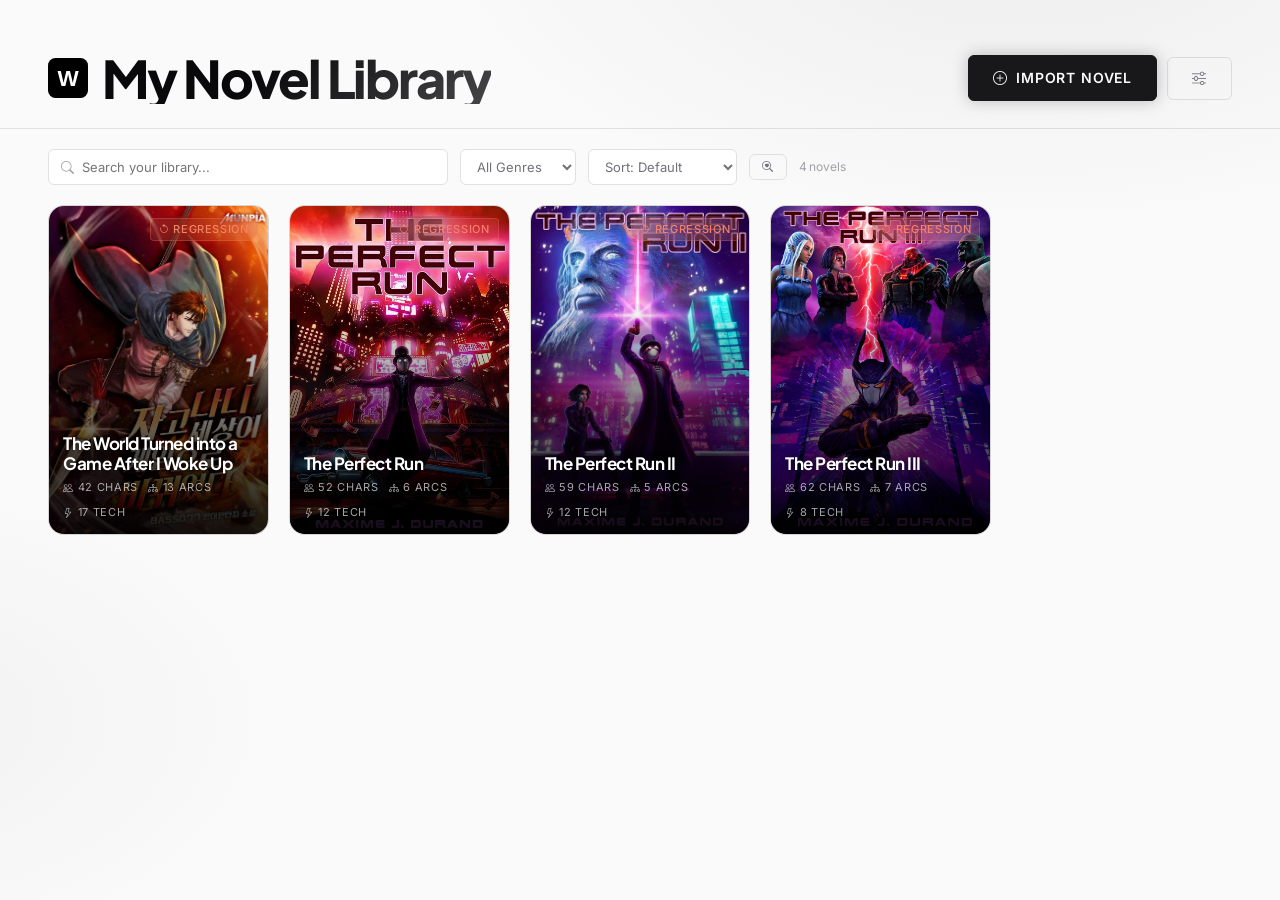
<file: index.html>
<!--
  the main library page — shows all the novels the user has imported
  also has the settings/appearance panel and the recently viewed strip
  scripts: utils.js, store.js, settings.js, library.js
-->
<!DOCTYPE html>
<html lang="en">
<head>
  <meta charset="UTF-8">
  <meta name="viewport" content="width=device-width, initial-scale=1.0">
  <title>Novel Wiki — My Library</title>
  <meta name="description" content="Personal self-hosted fandom wiki for novels. Powered by AI extraction.">
  <link rel="icon" type="image/svg+xml" href="favicon.svg">
  <meta property="og:title" content="Novel Wiki — My Library">
  <meta property="og:description" content="Personal self-hosted fandom wiki for novels. Powered by AI extraction.">
  <meta property="og:type" content="website">
  <meta name="twitter:card" content="summary">
  <meta name="twitter:title" content="Novel Wiki — My Library">
  <meta name="twitter:description" content="Personal self-hosted fandom wiki for novels. Powered by AI extraction.">
  <!-- Anti-FOUC: apply saved theme before first paint -->
  <script src="js/theme-init.js"></script>
  <link rel="stylesheet" href="css/style.css">
  <link rel="stylesheet" href="https://cdn.jsdelivr.net/npm/bootstrap-icons@1.11.3/font/bootstrap-icons.min.css">
</head>
<body class="page-library">
  <div class="library-shell">

    <!-- STORAGE WARNING -->
    <div id="storage-warning" class="storage-warning" style="display:none"></div>

    <!-- LIBRARY HEADER -->
    <div class="library-header">
      <div class="library-hero-row">
        <div>
          <div class="library-title-row">
            <div class="library-badge">
              <img src="favicon.svg" alt="Wiki" style="width:40px;height:40px;">
            </div>
            <div class="library-title">My Novel Library</div>
          </div>
        </div>
        <div style="display:flex;align-items:center;gap:10px;flex-shrink:0;">
          <a href="import.html" class="btn btn-primary btn-lg">
            <i class="bi bi-plus-circle"></i>Import Novel
          </a>
          <button class="btn btn-ghost btn-lg" onclick="openSettings()" title="Appearance Settings" aria-label="Appearance Settings">
            <i class="bi bi-sliders" aria-hidden="true"></i>
          </button>
        </div>
      </div>
    </div>

    <!-- RECENTLY VIEWED -->
    <div id="recently-viewed" class="recently-viewed" style="display:none"></div>

    <!-- TOOLBAR -->
    <div class="library-toolbar">
      <div class="filter-search" style="max-width:400px;flex:1">
        <i class="bi bi-search"></i>
        <input type="text" id="lib-search" placeholder="Search your library..." oninput="filterLibrary()">
      </div>
      <select class="filter-select" id="lib-genre" onchange="filterLibrary()">
        <option value="">All Genres</option>
        <option value="cultivation">Cultivation</option>
        <option value="tower">Tower</option>
        <option value="regression">Regression</option>
        <option value="system">System</option>
        <option value="isekai">Isekai</option>
        <option value="fantasy">Fantasy</option>
        <option value="sci-fi">Sci-Fi</option>
        <option value="light-novel">Light Novel</option>
        <option value="web-novel">Web Novel</option>
        <option value="other">Other</option>
      </select>
      <select class="filter-select" id="lib-sort" onchange="sortLibrary(this.value)" aria-label="Sort novels by">
        <option value="default">Sort: Default</option>
        <option value="az">A → Z</option>
        <option value="za">Z → A</option>
        <option value="chars">Most Characters</option>
        <option value="recent">Recently Added</option>
      </select>
      <button class="btn btn-ghost btn-sm" id="cross-search-btn" onclick="toggleCrossSearch()" title="Search all novels" aria-label="Toggle cross-novel search">
        <i class="bi bi-search-heart"></i>
      </button>
      <span id="lib-count" class="text-muted text-sm"></span>
    </div>

    <!-- NOVEL GRID -->
    <div class="library-grid" id="novel-grid">
      <!-- populated by library.js -->
    </div>

    <!-- EMPTY STATE -->
    <div id="lib-empty" class="empty-state hidden">
      <i class="bi bi-collection"></i>
      <h3>Your library is empty</h3>
      <p>Import your first novel to get started.</p>
      <a href="import.html" class="btn btn-primary mt-16">
        <i class="bi bi-plus-circle"></i>Import Novel
      </a>
    </div>
    <!-- MOBILE BOTTOM TAB BAR -->
    <nav id="mobile-tab-bar" aria-label="Mobile navigation">
      <a class="tab-bar-item active" href="index.html" aria-label="Library">
        <i class="bi bi-collection"></i>
        <span>Library</span>
      </a>
      <a class="tab-bar-item" href="import.html" aria-label="Import">
        <i class="bi bi-plus-circle"></i>
        <span>Import</span>
      </a>
      <button class="tab-bar-item" onclick="openSettings()" aria-label="Settings">
        <i class="bi bi-sliders"></i>
        <span>Settings</span>
      </button>
    </nav>

  </div>


  <!-- Settings modal is injected dynamically by settings.js -->

  <noscript>
    <div class="noscript-banner">
      <strong>JavaScript is required</strong> to run Novel Wiki.
      Please enable JavaScript in your browser and reload the page.
    </div>
  </noscript>

  <script src="js/utils.js"></script>
  <script src="js/store.js"></script>
  <script src="js/settings.js"></script>
  <script src="js/library.js"></script>
</body>
</html>
</file>
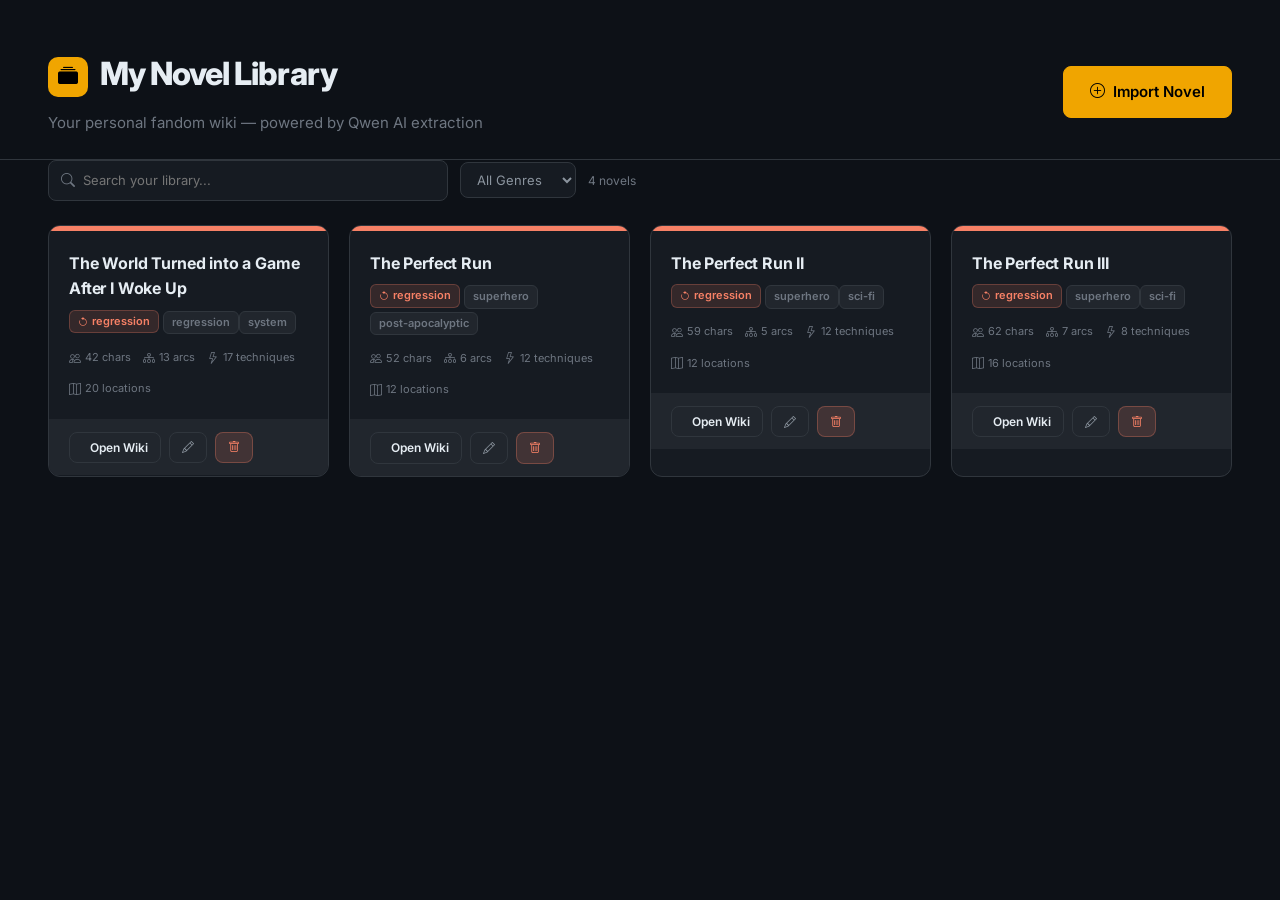
<file: wiki-app/index.html>
<!DOCTYPE html>
<html lang="en">
<head>
  <meta charset="UTF-8">
  <meta name="viewport" content="width=device-width, initial-scale=1.0">
  <title>Novel Wiki — My Library</title>
  <meta name="description" content="Personal self-hosted fandom wiki for novels. Powered by AI extraction.">
  <link rel="stylesheet" href="css/style.css">
  <link rel="stylesheet" href="https://cdn.jsdelivr.net/npm/bootstrap-icons@1.11.3/font/bootstrap-icons.min.css">
</head>
<body>
  <div style="min-height:100vh">

    <!-- LIBRARY HEADER -->
    <div class="library-header" style="border-bottom:1px solid var(--border)">
      <div style="display:flex;align-items:center;justify-content:space-between">
        <div>
          <div style="display:flex;align-items:center;gap:12px;margin-bottom:6px">
            <div style="width:40px;height:40px;background:var(--accent);border-radius:10px;display:flex;align-items:center;justify-content:center;font-size:20px;color:#000">
              <i class="bi bi-collection-fill"></i>
            </div>
            <div class="library-title">My Novel Library</div>
          </div>
          <div class="library-subtitle">Your personal fandom wiki — powered by Qwen AI extraction</div>
        </div>
        <a href="import.html" class="btn btn-primary btn-lg">
          <i class="bi bi-plus-circle"></i>Import Novel
        </a>
      </div>
    </div>

    <!-- TOOLBAR -->
    <div class="library-toolbar">
      <div class="filter-search" style="max-width:400px;flex:1">
        <i class="bi bi-search"></i>
        <input type="text" id="lib-search" placeholder="Search your library..." oninput="filterLibrary()">
      </div>
      <select class="filter-select" id="lib-genre" onchange="filterLibrary()">
        <option value="">All Genres</option>
        <option value="cultivation">Cultivation</option>
        <option value="tower">Tower</option>
        <option value="regression">Regression</option>
        <option value="system">System</option>
        <option value="isekai">Isekai</option>
        <option value="fantasy">Fantasy</option>
        <option value="sci-fi">Sci-Fi</option>
        <option value="light-novel">Light Novel</option>
        <option value="web-novel">Web Novel</option>
        <option value="other">Other</option>
      </select>
      <span id="lib-count" class="text-muted text-sm"></span>
    </div>

    <!-- NOVEL GRID -->
    <div class="library-grid" id="novel-grid">
      <!-- populated by JS -->
    </div>

    <!-- EMPTY STATE -->
    <div id="lib-empty" class="empty-state hidden">
      <i class="bi bi-collection"></i>
      <h3>Your library is empty</h3>
      <p>Import your first novel to get started.</p>
      <a href="import.html" class="btn btn-primary mt-16">
        <i class="bi bi-plus-circle"></i>Import Novel
      </a>
    </div>

  </div>

  <script src="js/store.js"></script>
  <script>
    /* Genre accent color map */
    const genreColors = {
      cultivation:'#f0a500', tower:'#58a6ff', regression:'#f78166',
      system:'#3fb950', isekai:'#bc8cff', fantasy:'#db61a2',
      'sci-fi':'#39d0d8', 'light-novel':'#8b949e', 'web-novel':'#8b949e', other:'#f0a500'
    };

    const genreIcons = {
      cultivation:'bi-fire', tower:'bi-layers', regression:'bi-arrow-counterclockwise',
      system:'bi-hdd-stack', isekai:'bi-globe2', fantasy:'bi-stars',
      'sci-fi':'bi-cpu', 'light-novel':'bi-book', 'web-novel':'bi-book', other:'bi-collection'
    };

    let allNovels = [];

    function renderLibrary(novels) {
      const grid = document.getElementById('novel-grid');
      const empty = document.getElementById('lib-empty');
      document.getElementById('lib-count').textContent = `${novels.length} novel${novels.length !== 1 ? 's' : ''}`;

      if (!novels.length) {
        grid.innerHTML = '';
        empty.classList.remove('hidden');
        return;
      }
      empty.classList.add('hidden');

      grid.innerHTML = novels.map(n => {
        const color  = genreColors[n.type] || '#f0a500';
        const icon   = genreIcons[n.type]  || 'bi-book';
        const s      = n.stats || {};
        return `
          <div class="novel-card" data-type="${n.type}" data-title="${n.title}" onclick="openNovel('${n.id}')">
            <div class="novel-card-top" style="background:${color}"></div>
            <div class="novel-card-body">
              <div class="novel-card-title">${n.title}</div>
              <div class="novel-card-genre">
                <span class="badge" style="background:${color}22;color:${color};border:1px solid ${color}44">
                  <i class="bi ${icon}"></i>${(n.type||'other').replace(/-/g,' ')}
                </span>
                ${(n.genre_tags||[]).slice(0,2).map(t=>`<span class="badge badge-muted">${t}</span>`).join('')}
              </div>
              <div class="novel-card-stats">
                ${s.characters  ? `<span class="novel-stat"><i class="bi bi-people"></i>${s.characters} chars</span>` : ''}
                ${s.arcs        ? `<span class="novel-stat"><i class="bi bi-diagram-3"></i>${s.arcs} arcs</span>` : ''}
                ${s.techniques  ? `<span class="novel-stat"><i class="bi bi-lightning"></i>${s.techniques} techniques</span>` : ''}
                ${s.locations   ? `<span class="novel-stat"><i class="bi bi-map"></i>${s.locations} locations</span>` : ''}
              </div>
            </div>
            <div class="novel-card-actions">
              <a href="wiki.html?novel=${n.id}" class="btn btn-secondary btn-sm" onclick="event.stopPropagation()">
                <i class="bi bi-book-open"></i>Open Wiki
              </a>
              <button class="btn btn-ghost btn-sm" onclick="event.stopPropagation(); editNovel('${n.id}')">
                <i class="bi bi-pencil"></i>
              </button>
              <button class="btn btn-danger btn-sm" onclick="event.stopPropagation(); deleteNovel('${n.id}', '${n.title}')">
                <i class="bi bi-trash"></i>
              </button>
            </div>
          </div>`;
      }).join('');
    }

    function filterLibrary() {
      const q     = document.getElementById('lib-search').value.toLowerCase();
      const genre = document.getElementById('lib-genre').value;
      const filtered = allNovels.filter(n => {
        const matchTitle = n.title.toLowerCase().includes(q);
        const matchGenre = !genre || n.type === genre;
        return matchTitle && matchGenre;
      });
      renderLibrary(filtered);
    }

    function openNovel(id) {
      location.href = `wiki.html?novel=${id}`;
    }

    function editNovel(id) {
      location.href = `import.html?edit=${id}`;
    }

    function deleteNovel(id, title) {
      if (confirm(`Delete "${title}" from your library? This cannot be undone.`)) {
        Store.deleteNovel(id);
        allNovels = Store.getNovels();
        filterLibrary();
      }
    }

    /* Init */
    allNovels = Store.getNovels();
    renderLibrary(allNovels);
  </script>
</body>
</html>
</file>
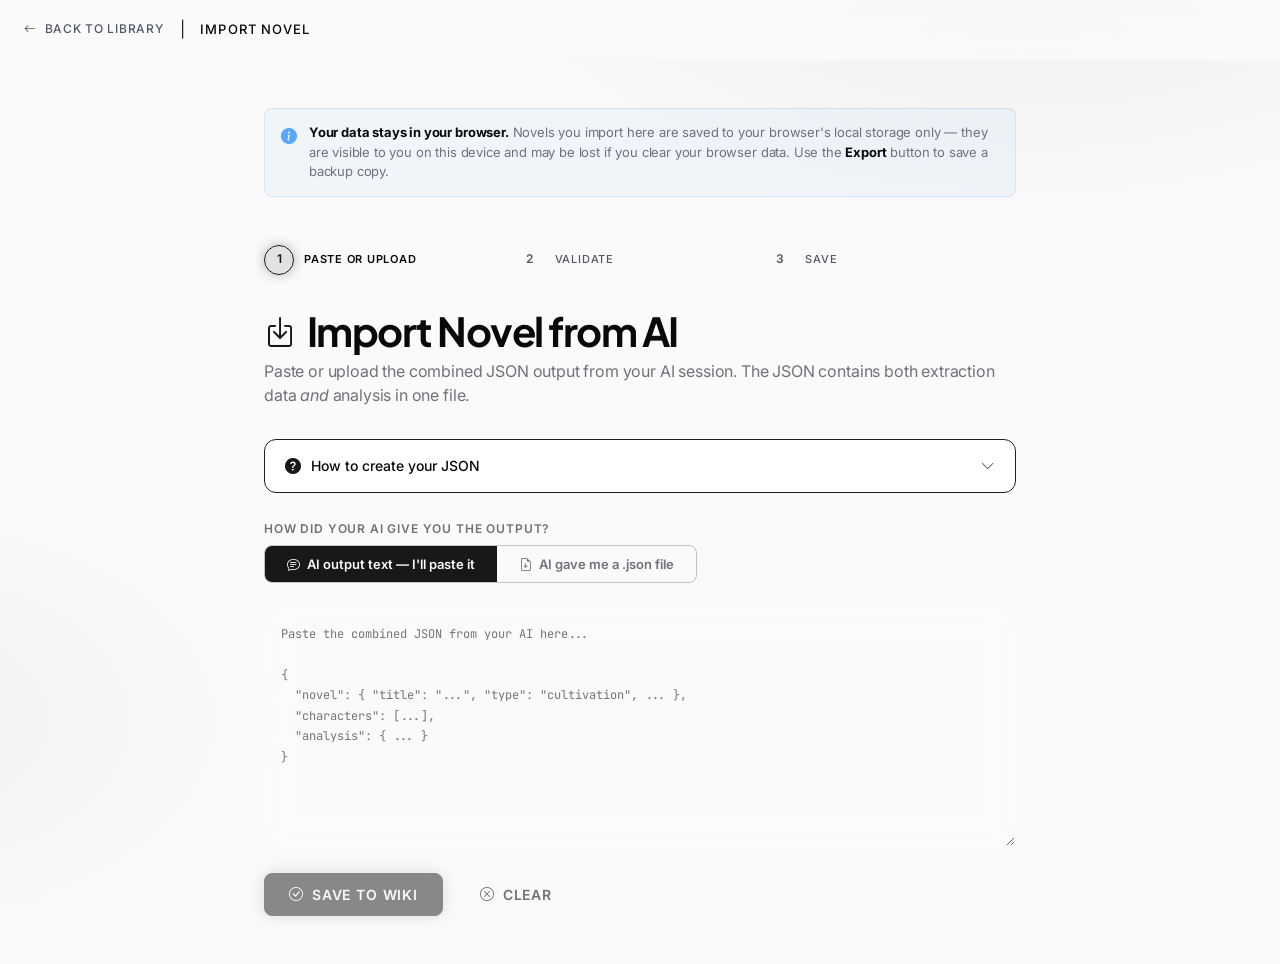
<file: import.html>
<!--
  the import/upload page for adding new novels to the wiki
  also handles edit mode (pre-fills the textarea when ?edit=id is in the url)
  inline script handles all the validation and save logic since its pretty self-contained
-->
<!DOCTYPE html>
<html lang="en">
<head>
  <meta charset="UTF-8">
  <meta name="viewport" content="width=device-width, initial-scale=1.0">
  <title>Import Novel — Novel Wiki</title>
  <meta name="description" content="Import or update a novel's AI-extracted JSON data into your personal wiki.">
  <!-- Favicon -->
  <link rel="icon" type="image/svg+xml" href="favicon.svg">
  <!-- Open Graph -->
  <meta property="og:title" content="Import Novel — Novel Wiki">
  <meta property="og:description" content="Import or update a novel's AI-extracted JSON data into your personal wiki.">
  <meta property="og:type" content="website">
  <!-- Twitter Card -->
  <meta name="twitter:card" content="summary">
  <meta name="twitter:title" content="Import Novel — Novel Wiki">
  <meta name="twitter:description" content="Import or update a novel's AI-extracted JSON data into your personal wiki.">
  <!-- Anti-FOUC: apply saved theme before first paint -->
  <script src="js/theme-init.js"></script>
  <link rel="stylesheet" href="css/style.css">
  <link rel="stylesheet" href="https://cdn.jsdelivr.net/npm/bootstrap-icons@1.11.3/font/bootstrap-icons.min.css">

</head>
<body class="page-import">

  <!-- TOP NAV -->
  <div class="import-topbar">
    <a href="index.html" class="btn-home"><i class="bi bi-arrow-left"></i>Back to Library</a>
    <span class="import-topbar-divider">|</span>
    <span class="import-topbar-label" id="page-label">Import Novel</span>
  </div>

  <div class="import-container">

  
  <!-- BROWSER-ONLY NOTICE -->
  <div class="import-notice" id="browser-notice" role="alert">
    <i class="bi bi-info-circle-fill"></i>
    <div>
      <strong>Your data stays in your browser.</strong>
      Novels you import here are saved to your browser's local storage only — they are visible to you on this device and may be lost if you clear your browser data.
      Use the <strong>Export</strong> button to save a backup copy.
    </div>
  </div>

  <!-- STEP PROGRESS BAR -->
    <div class="import-steps" id="import-steps">
      <div class="import-step active" id="step-1">
        <div class="step-num">1</div>
        <span class="step-label">Paste or Upload</span>
      </div>
      <div class="import-step" id="step-2">
        <div class="step-num">2</div>
        <span class="step-label">Validate</span>
      </div>
      <div class="import-step" id="step-3">
        <div class="step-num">3</div>
        <span class="step-label">Save</span>
      </div>
    </div>

    <div style="margin-bottom:32px">
      <div class="page-title">
        <i class="bi bi-box-arrow-in-down"></i>
        <span id="import-heading">Import Novel from AI</span>
      </div>
      <div class="page-subtitle">
        Paste or upload the combined JSON output from your AI session.
        The JSON contains both extraction data <em>and</em> analysis in one file.
      </div>
    </div>

    <!-- SETUP GUIDE -->
    <div class="setup-guide" id="setup-guide">
      <button class="setup-guide-toggle" onclick="document.getElementById('setup-guide').classList.toggle('open')">
        <i class="bi bi-question-circle-fill guide-icon"></i>
        <span>How to create your JSON</span>
        <i class="bi bi-chevron-down guide-arrow"></i>
      </button>
      <div class="setup-guide-body">
        <ol class="setup-steps">
          <li><strong>Download the files below</strong> — grab the <em>AI Instruction Prompt</em> and the <em>JSON Schema</em>. These tell the AI exactly what format to output.</li>
          <li><strong>Open any AI</strong> (Claude is recommended) and open a project paste the <code>instruction.txt</code> as the project instuction.</li>
          <li><strong>Attach</strong> the <code>combined_schema.json</code> file in the project so the AI knows the exact data structure.</li>
          <li><strong>Paste your novel text</strong> (or upload as a file) into the conversation. The AI will extract all characters, locations, factions, etc. and produce a single combined JSON.</li>
          <li><strong>Copy the JSON output</strong> (or download the <code>.json</code> file the AI gives you) and come back here to import it.</li>
        </ol>
        <div class="download-row">
          <button class="btn-download" id="dl-instruction" onclick="downloadProjectFile('instruction.txt')">
            <i class="bi bi-file-earmark-text"></i> Download Instruction Prompt
          </button>
          <button class="btn-download" id="dl-schema" onclick="downloadProjectFile('combined_schema.json')">
            <i class="bi bi-filetype-json"></i> Download JSON Schema
          </button>
        </div>
      </div>
    </div>

    <!-- INPUT METHOD TOGGLE -->
    <div style="margin-bottom:8px;font-size:12px;font-weight:600;text-transform:uppercase;letter-spacing:.07em;color:var(--text-secondary)">
      How did your AI give you the output?
    </div>
    <div class="input-method-toggle" id="method-toggle">
      <button id="btn-method-paste" class="active" onclick="setMethod('paste')">
        <i class="bi bi-chat-text"></i>AI output text — I'll paste it
      </button>
      <button id="btn-method-file" onclick="setMethod('file')">
        <i class="bi bi-file-earmark-arrow-down"></i>AI gave me a .json file
      </button>
    </div>

    <!-- PASTE METHOD -->
    <div id="panel-paste">
      <textarea class="import-textarea" id="json-input"
        placeholder='Paste the combined JSON from your AI here...&#10;&#10;{&#10;  "novel": { "title": "...", "type": "cultivation", ... },&#10;  "characters": [...],&#10;  "analysis": { ... }&#10;}'
        oninput="validateJson()"></textarea>
    </div>

    <!-- FILE METHOD -->
    <div id="panel-file" class="hidden">
      <div class="import-zone" id="drop-zone" onclick="document.getElementById('file-input').click()">
        <i class="bi bi-cloud-upload"></i>
        <h3>Drop your JSON file here</h3>
        <p>Or click to browse — accepts .json files exported from your AI tool</p>
      </div>
      <input type="file" id="file-input" accept=".json" style="display:none">
    </div>


    <!-- FEEDBACK -->
    <div id="feedback" class="hidden"></div>

    <!-- VALIDATION DETAIL BOX -->
    <div id="validation-box" class="validation-box hidden">
      <div class="validation-box-title"><i class="bi bi-clipboard-check"></i> Post-load Check</div>
      <ul class="validation-list" id="validation-list"></ul>
    </div>

    <!-- PREVIEW -->
    <div id="preview-box" class="import-preview hidden">
      <div style="display:flex;align-items:center;justify-content:space-between;margin-bottom:4px">
        <div id="preview-title" style="font-size:16px;font-weight:700"></div>
        <div style="display:flex;align-items:center;gap:6px">
          <span id="preview-genre" class="badge badge-accent"></span>
          <span id="preview-analysis-badge" class="analysis-badge hidden">
            <i class="bi bi-cpu"></i> Analysis included
          </span>
        </div>
      </div>
      <div id="preview-summary" class="text-sm text-muted mb-12"></div>
      <div class="import-preview-grid" id="preview-stats"></div>
    </div>

    <div style="display:flex;gap:12px;margin-top:20px">
      <button class="btn btn-primary btn-lg" id="save-btn" onclick="saveNovel()" disabled style="opacity:.5">
        <i class="bi bi-check-circle"></i>Save to Wiki
      </button>
      <button class="btn btn-ghost btn-lg" onclick="clearForm()">
        <i class="bi bi-x-circle"></i>Clear
      </button>
    </div>

  </div>

  <script src="js/utils.js"></script>
  <script src="js/store.js"></script>
  <script>

    let parsedData = null;
    let inputMethod = 'paste'; // 'paste' | 'file'

    // --- input method toggle (paste vs file upload) ---
    function setMethod(method) {
      inputMethod = method;
      document.getElementById('panel-paste').classList.toggle('hidden',  method !== 'paste');
      document.getElementById('panel-file').classList.toggle('hidden',   method !== 'file');
      document.getElementById('btn-method-paste').classList.toggle('active',  method === 'paste');
      document.getElementById('btn-method-file').classList.toggle('active',   method === 'file');
      clearForm(true);
    }

    // --- download instruction.txt and combined_schema.json for setup ---
    function downloadProjectFile(filename) {
      const a = document.createElement('a');
      a.href = 'project files/' + encodeURIComponent(filename);
      a.download = filename;
      document.body.appendChild(a);
      a.click();
      document.body.removeChild(a);
    }

    // --- validates the pasted/uploaded json and shows a preview ---
    function validateJson() {
      const raw = document.getElementById('json-input').value.trim();
      processRaw(raw);
    }

    function processRaw(raw) {
      const fb   = document.getElementById('feedback');
      const btn  = document.getElementById('save-btn');
      const prev = document.getElementById('preview-box');
      const vbox = document.getElementById('validation-box');

      if (!raw) {
        fb.className = 'hidden'; btn.disabled = true; btn.style.opacity = '.5';
        prev.classList.add('hidden'); vbox.classList.add('hidden');
        parsedData = null; return;
      }

      try {
        parsedData = JSON.parse(raw);

        if (!parsedData.novel || !parsedData.novel.title) {
          throw new Error('Missing required field: novel.title');
        }

        fb.className = 'import-feedback valid';
        fb.innerHTML = '<i class="bi bi-check-circle-fill"></i> Valid JSON — running post-load check…';

        /* Advance to step 2 */
        document.getElementById('step-1').classList.remove('active');
        document.getElementById('step-1').classList.add('done');
        document.getElementById('step-2').classList.add('active');

        /* Run post-load checks */
        const issues = runPostLoadChecks(parsedData);
        renderValidation(issues);

        /* Preview panel */
        const n = parsedData.novel;
        document.getElementById('preview-title').textContent = n.title;
        document.getElementById('preview-genre').textContent = (n.type || 'Other').replace(/-/g, ' ');
        document.getElementById('preview-summary').textContent = (n.summary || '').slice(0, 180);

        const hasAnalysis = !!(parsedData.analysis && Object.keys(parsedData.analysis).length > 0);
        document.getElementById('preview-analysis-badge').classList.toggle('hidden', !hasAnalysis);

        const statDefs = [
          ['bi-people',    'Characters',  (parsedData.characters         || []).length],
          ['bi-lightning', 'Techniques',  (parsedData.techniques         || []).length],
          ['bi-gem',       'Artifacts',   (parsedData.artifacts          || []).length],
          ['bi-capsule',   'Resources',   (parsedData.pills_and_resources || []).length],
          ['bi-droplet',   'Bloodlines',  (parsedData.bloodlines         || []).length],
          ['bi-bug',       'Beasts',      (parsedData.beasts_and_creatures || []).length],
          ['bi-map',       'Locations',   (parsedData.locations          || []).length],
          ['bi-globe2',    'Realms',      (parsedData.realms_and_dimensions || []).length],
          ['bi-shield',    'Factions',    (parsedData.factions           || []).length],
          ['bi-crosshair', 'Events',      (parsedData.battles_and_events  || []).length],
          ['bi-diagram-3', 'Arcs',        (parsedData.arcs               || []).length],
          ['bi-alphabet',  'Terms',       (parsedData.terminology        || []).length],
        ];
        document.getElementById('preview-stats').innerHTML = statDefs.map(([icon, label, count]) =>
          `<div class="preview-stat">
            <div class="preview-stat-num">${count}</div>
            <div class="preview-stat-label"><i class="bi ${icon}"></i> ${label}</div>
          </div>`
        ).join('');

        prev.classList.remove('hidden');
        btn.disabled = false; btn.style.opacity = '1';

        /* Advance to step 3 */
        document.getElementById('step-2').classList.add('done');
        document.getElementById('step-3').classList.add('active');

      } catch (e) {
        parsedData = null;
        fb.className = 'import-feedback invalid';
        fb.innerHTML = `<i class="bi bi-exclamation-circle-fill"></i> ${Utils.escapeHtml(e.message)}`;
        prev.classList.add('hidden');
        vbox.classList.add('hidden');
        btn.disabled = true; btn.style.opacity = '.5';
        /* Reset to step 1 on error */
        ['step-1','step-2','step-3'].forEach(s => {
          document.getElementById(s).classList.remove('active','done');
        });
        document.getElementById('step-1').classList.add('active');
      }
    }

    // --- post-load validation rules (checks for missing fields and broken slug refs) ---
    function runPostLoadChecks(data) {
      const issues = [];

      // ── Novel fields ──
      const novel = data.novel || {};
      if (!novel.title)   issues.push({ level: 'error',   msg: 'novel.title is missing' });
      if (!novel.type)    issues.push({ level: 'warning', msg: 'novel.type is missing — defaulting to "other"' });
      if (!novel.summary) issues.push({ level: 'warning', msg: 'novel.summary is empty — the overview page will have no description' });
      if (!novel.world_name) issues.push({ level: 'warning', msg: 'novel.world_name not set' });

      // ── Characters ──
      const chars = data.characters || [];
      if (chars.length === 0) {
        issues.push({ level: 'error', msg: 'No characters found — at least one is required' });
      } else {
        const missingId   = chars.filter(c => !c.id);
        const missingName = chars.filter(c => !c.name);
        const missingRole = chars.filter(c => !c.role);
        const missingStatus = chars.filter(c => !c.status);
        if (missingId.length)     issues.push({ level: 'error',   msg: `${missingId.length} character(s) have no id slug` });
        if (missingName.length)   issues.push({ level: 'error',   msg: `${missingName.length} character(s) have no name` });
        if (missingRole.length)   issues.push({ level: 'warning', msg: `${missingRole.length} character(s) missing role field` });
        if (missingStatus.length) issues.push({ level: 'warning', msg: `${missingStatus.length} character(s) missing status field` });
      }

      // ── Slug cross-reference check ──
      const charIds = new Set((data.characters || []).map(c => c.id).filter(Boolean));
      const locIds  = new Set((data.locations   || []).map(l => l.id).filter(Boolean));
      const facIds  = new Set((data.factions    || []).map(f => f.id).filter(Boolean));
      const techIds = new Set((data.techniques  || []).map(t => t.id).filter(Boolean));
      const artIds  = new Set((data.artifacts   || []).map(a => a.id).filter(Boolean));
      const eventIds = new Set((data.battles_and_events || []).map(e => e.id).filter(Boolean));
      const brokenDetails = [];

      const chk = (id, pool, source, targetType) => {
        if (id && !pool.has(id)) brokenDetails.push({ source, target: id, type: targetType });
      };

      // Characters → factions, relationships, owned artifacts
      (data.characters || []).forEach(c => {
        const src = `character "${c.name || c.id}"`;
        (c.faction_ids || []).forEach(fid => chk(fid, facIds, src, 'faction'));
        (c.relationships || []).forEach(r => chk(r.character_id, charIds, src, 'character'));
        (c.owned_artifacts || []).forEach(aid => chk(aid, artIds, src, 'artifact'));
      });

      // Artifacts → current_owner, previous_owners
      (data.artifacts || []).forEach(a => {
        const src = `artifact "${a.name || a.id}"`;
        chk(a.current_owner, charIds, src, 'character');
        (a.previous_owners || []).forEach(pid => chk(pid, charIds, src, 'character'));
      });

      // Factions → leader, notable_members, headquarters, allies, enemies
      (data.factions || []).forEach(f => {
        const src = `faction "${f.name || f.id}"`;
        chk(f.leader, charIds, src, 'character');
        chk(f.headquarters, locIds, src, 'location');
        (f.notable_members || []).forEach(mid => chk(mid, charIds, src, 'character'));
        (f.allied_factions || []).forEach(fid => chk(fid, facIds, src, 'faction'));
        (f.enemy_factions || []).forEach(fid => chk(fid, facIds, src, 'faction'));
      });

      // Locations → factions_present, notable_characters
      (data.locations || []).forEach(l => {
        const src = `location "${l.name || l.id}"`;
        (l.factions_present || []).forEach(fid => chk(fid, facIds, src, 'faction'));
        (l.notable_characters || []).forEach(cid => chk(cid, charIds, src, 'character'));
      });

      // Techniques → known_users
      (data.techniques || []).forEach(t => {
        const src = `technique "${t.name || t.id}"`;
        (t.known_users || []).forEach(uid => chk(uid, charIds, src, 'character'));
      });

      // Pills & resources → used_by
      (data.pills_and_resources || []).forEach(p => {
        const src = `resource "${p.name || p.id}"`;
        (p.used_by || []).forEach(uid => chk(uid, charIds, src, 'character'));
      });

      // Bloodlines → known_bearers
      (data.bloodlines || []).forEach(b => {
        const src = `bloodline "${b.name || b.id}"`;
        (b.known_bearers || []).forEach(bid => chk(bid, charIds, src, 'character'));
      });

      // Beasts → habitat (location), named_individuals.owner (character)
      (data.beasts_and_creatures || []).forEach(b => {
        const src = `beast "${b.name || b.id}"`;
        (b.habitat || []).forEach(lid => chk(lid, locIds, src, 'location'));
        (b.named_individuals || []).forEach(ni => chk(ni.owner, charIds, src, 'character'));
      });

      // Battles & events → participants, casualties
      (data.battles_and_events || []).forEach(e => {
        const src = `event "${e.name || e.id}"`;
        (e.participants || []).forEach(pid => chk(pid, charIds, src, 'character'));
        (e.casualties || []).forEach(cid => chk(cid, charIds, src, 'character'));
      });

      // Arcs → characters_introduced, key_events
      (data.arcs || []).forEach(a => {
        const src = `arc "${a.title || 'untitled'}"`;
        (a.characters_introduced || []).forEach(cid => chk(cid, charIds, src, 'character'));
        (a.key_events || []).forEach(eid => chk(eid, eventIds, src, 'event'));
      });

      // Prophecies & lore → related_characters
      (data.prophecies_and_lore || []).forEach(p => {
        const src = `lore "${p.title || p.id}"`;
        (p.related_characters || []).forEach(cid => chk(cid, charIds, src, 'character'));
      });

      // Power system → tiers notable_individuals, daos associated_techniques
      if (data.power_system) {
        (data.power_system.tiers || []).forEach(t => {
          const src = `power tier "${t.name || 'unnamed'}"`;
          (t.notable_individuals || []).forEach(cid => chk(cid, charIds, src, 'character'));
        });
        (data.power_system.daos_or_paths || []).forEach(d => {
          const src = `dao "${d.name || d.id}"`;
          (d.known_practitioners || []).forEach(cid => chk(cid, charIds, src, 'character'));
          (d.associated_techniques || []).forEach(tid => chk(tid, techIds, src, 'technique'));
        });
        (data.power_system.special_constitutions || []).forEach(sc => {
          const src = `constitution "${sc.name || sc.id}"`;
          (sc.known_bearers || []).forEach(cid => chk(cid, charIds, src, 'character'));
        });
      }

      // Analysis → character_analyses, power_rankings, relationship_dynamics
      if (data.analysis) {
        (data.analysis.character_analyses || []).forEach(ca => {
          chk(ca.character_id, charIds, 'analysis combat', 'character');
          (ca.move_breakdown || []).forEach(m => {
            (m.opponents_defeated_with || []).forEach(cid => chk(cid, charIds, `analysis move "${m.move_name || '?'}"`, 'character'));
          });
        });
        (data.analysis.power_rankings || []).forEach(pr => {
          (pr.entries || []).forEach(e => chk(e.character_id, charIds, `ranking "${pr.title || '?'}"`, 'character'));
        });
        (data.analysis.relationship_dynamics || []).forEach(rd => {
          (rd.characters || []).forEach(cid => chk(cid, charIds, 'analysis relationships', 'character'));
        });
      }

      if (brokenDetails.length > 0) {
        issues.push({ level: 'warning', msg: `${brokenDetails.length} broken slug reference(s) found — some links may not resolve:` });
        brokenDetails.forEach(d => {
          issues.push({ level: 'warning', msg: `${d.source} → missing ${d.type} "${d.target}"` });
        });
      }

      // ── Power system ──
      const ps = data.power_system;
      if (!ps || !ps.name) {
        issues.push({ level: 'warning', msg: 'power_system is missing or has no name' });
      }

      // ── Analysis ──
      const analysis = data.analysis;
      if (!analysis || Object.keys(analysis).length === 0) {
        issues.push({ level: 'warning', msg: 'No analysis data found — the AI Analysis page will be empty. Re-run with combined_schema.json.' });
      } else {
        const ca = analysis.character_analyses || [];
        if (ca.length === 0) issues.push({ level: 'warning', msg: 'analysis.character_analyses is empty' });
        const pr = analysis.power_rankings || [];
        if (pr.length === 0) issues.push({ level: 'warning', msg: 'analysis.power_rankings is empty' });
      }

      // ── Optional but empty sections ──
      const optionalSections = [
        ['techniques',          'techniques'],
        ['artifacts',           'artifacts'],
        ['locations',           'locations'],
        ['factions',            'factions'],
        ['battles_and_events',  'battles & events'],
        ['arcs',                'story arcs'],
        ['terminology',         'glossary terms'],
      ];
      optionalSections.forEach(([key, label]) => {
        if (!data[key] || data[key].length === 0) {
          issues.push({ level: 'info', msg: `${label} is empty — section will show as empty in wiki` });
        }
      });

      // All good summary
      if (issues.filter(i => i.level === 'error').length === 0
       && issues.filter(i => i.level === 'warning').length === 0) {
        issues.push({ level: 'ok', msg: 'All required fields present and slug references look healthy!' });
      }

      return issues;
    }

    function renderValidation(issues) {
      const vbox = document.getElementById('validation-box');
      const vlist = document.getElementById('validation-list');

      const iconMap = {
        error:   '<i class="bi bi-x-circle-fill vi v-error"></i>',
        warning: '<i class="bi bi-exclamation-triangle-fill vi v-warning"></i>',
        info:    '<i class="bi bi-info-circle vi" style="color:var(--text-secondary)"></i>',
        ok:      '<i class="bi bi-check-circle-fill vi v-ok"></i>',
      };
      const colorMap = { error: 'v-error', warning: 'v-warning', info: '', ok: 'v-ok' };

      vlist.innerHTML = issues.map(issue =>
        `<li><span class="${colorMap[issue.level]}">${iconMap[issue.level]} ${Utils.escapeHtml(issue.msg)}</span></li>`
      ).join('');

      vbox.classList.remove('hidden');
    }

    // --- saves the parsed novel to localStorage and redirects to the wiki ---
    function saveNovel() {
      if (!parsedData) return;
      try {
        const editId = new URLSearchParams(location.search).get('edit');
        const id = Store.saveNovel(parsedData, editId);
        location.href = `wiki.html?novel=${id}`;
      } catch (e) {
        if (e.message === 'QUOTA_EXCEEDED') {
          const fb = document.getElementById('feedback');
          fb.className = 'import-feedback invalid';
          fb.innerHTML = '<i class="bi bi-exclamation-circle-fill"></i> Storage full! Export and delete older novels first, then try again.';
        } else {
          throw e;
        }
      }
    }

    // --- file upload and drag & drop handling ---
    const dropZone = document.getElementById('drop-zone');
    dropZone.addEventListener('dragover',  e => { e.preventDefault(); dropZone.classList.add('dragover'); });
    dropZone.addEventListener('dragleave', () => dropZone.classList.remove('dragover'));
    dropZone.addEventListener('drop', e => {
      e.preventDefault(); dropZone.classList.remove('dragover');
      const file = e.dataTransfer.files[0];
      if (file) readFile(file);
    });
    document.getElementById('file-input').addEventListener('change', e => {
      if (e.target.files[0]) readFile(e.target.files[0]);
    });

    function readFile(file) {
      const reader = new FileReader();
      reader.onload = ev => {
        // Switch to paste panel and populate textarea so the unified flow works
        if (inputMethod === 'file') {
          // Show in a temporary read-only display (keep file panel, just process)
          processRaw(ev.target.result);
          // Also populate textarea in case user wants to switch view
          document.getElementById('json-input').value = ev.target.result;
        }
      };
      reader.readAsText(file);
    }

    // --- resets the form back to its initial state ---
    function clearForm(silent = false) {
      document.getElementById('json-input').value = '';
      document.getElementById('file-input').value = '';
      parsedData = null;
      document.getElementById('feedback').className = 'hidden';
      document.getElementById('preview-box').classList.add('hidden');
      document.getElementById('validation-box').classList.add('hidden');
      document.getElementById('save-btn').disabled = true;
      document.getElementById('save-btn').style.opacity = '.5';
      /* Reset steps */
      ['step-1','step-2','step-3'].forEach(s => {
        document.getElementById(s).classList.remove('active','done');
      });
      document.getElementById('step-1').classList.add('active');
    }

    // --- edit mode: if ?edit=id is in the url, pre-fill the textarea with existing data ---
    const params = new URLSearchParams(location.search);
    if (params.get('edit')) {
      const existing = Store.getNovel(params.get('edit'));
      if (existing) {
        document.getElementById('import-heading').textContent = 'Update Novel';
        document.getElementById('page-label').textContent = 'Update Novel';
        document.getElementById('json-input').value = JSON.stringify(existing, null, 2);
        validateJson();
      }
    }
  </script>

  <noscript>
    <div class="noscript-banner">
      <strong>JavaScript is required</strong> to run Novel Wiki.
      Please enable JavaScript in your browser and reload the page.
    </div>
  </noscript>

</body>
</html>
</file>
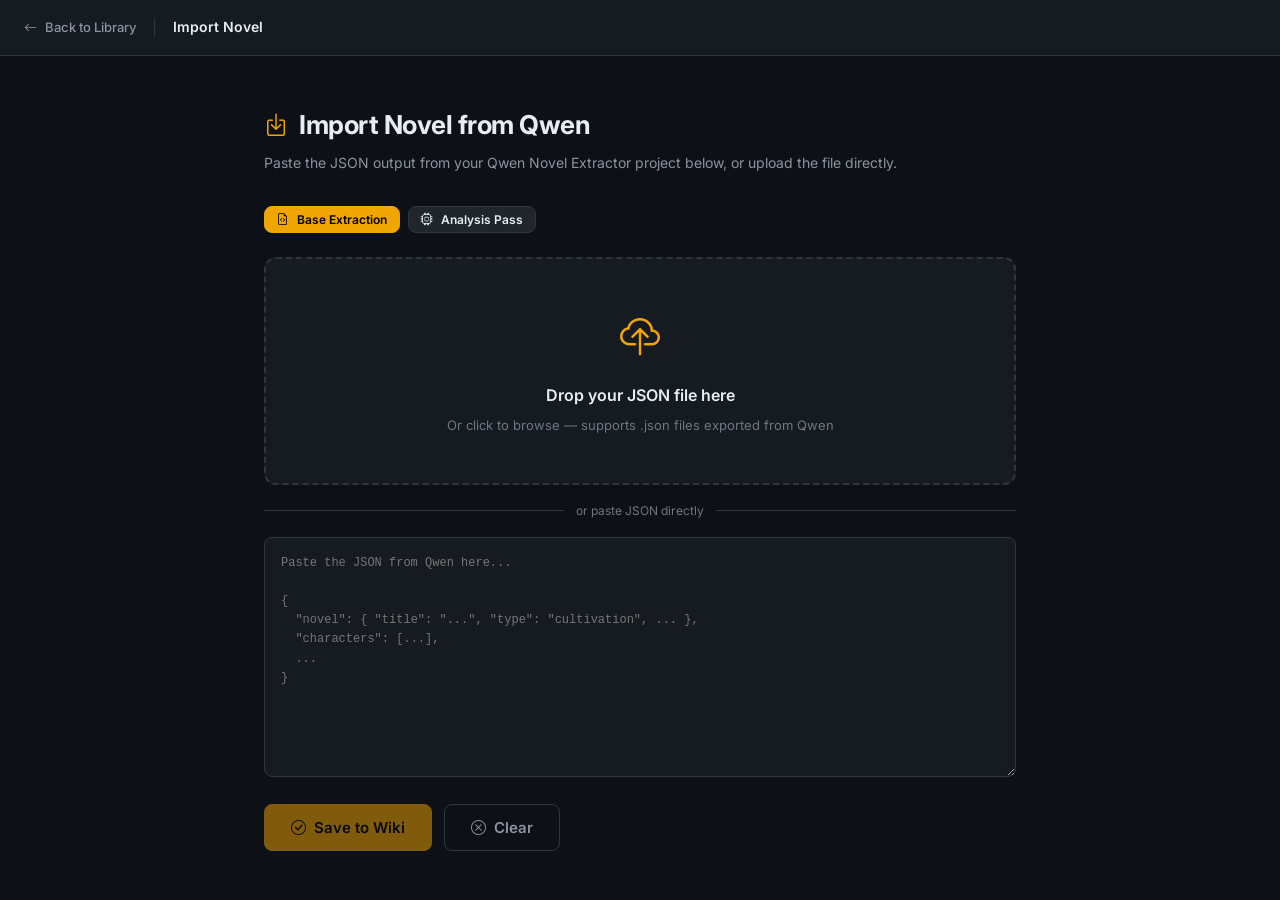
<file: wiki-app/import.html>
<!DOCTYPE html>
<html lang="en">
<head>
  <meta charset="UTF-8">
  <meta name="viewport" content="width=device-width, initial-scale=1.0">
  <title>Import Novel — Novel Wiki</title>
  <link rel="stylesheet" href="css/style.css">
  <link rel="stylesheet" href="https://cdn.jsdelivr.net/npm/bootstrap-icons@1.11.3/font/bootstrap-icons.min.css">
</head>
<body>

  <!-- TOP NAV -->
  <div style="height:56px;background:var(--bg-card);border-bottom:1px solid var(--border);display:flex;align-items:center;padding:0 24px;gap:16px;position:sticky;top:0;z-index:90">
    <a href="index.html" class="btn-home"><i class="bi bi-arrow-left"></i>Back to Library</a>
    <span style="color:var(--border)">|</span>
    <span style="font-size:14px;font-weight:600;color:var(--text-primary)" id="page-label">Import Novel</span>
  </div>

  <div class="import-container">

    <div style="margin-bottom:32px">
      <div class="page-title"><i class="bi bi-box-arrow-in-down"></i><span id="import-heading">Import Novel from Qwen</span></div>
      <div class="page-subtitle">Paste the JSON output from your Qwen Novel Extractor project below, or upload the file directly.</div>
    </div>

    <!-- MODE TABS -->
    <div style="display:flex;gap:8px;margin-bottom:24px">
      <button id="tab-extract" class="btn btn-primary btn-sm" onclick="switchMode('extract')">
        <i class="bi bi-file-earmark-code"></i>Base Extraction
      </button>
      <button id="tab-analysis" class="btn btn-secondary btn-sm" onclick="switchMode('analysis')">
        <i class="bi bi-cpu"></i>Analysis Pass
      </button>
    </div>

    <!-- BASE EXTRACTION MODE -->
    <div id="mode-extract">
      <!-- FILE UPLOAD ZONE -->
      <div class="import-zone" id="drop-zone" onclick="document.getElementById('file-input').click()">
        <i class="bi bi-cloud-upload"></i>
        <h3>Drop your JSON file here</h3>
        <p>Or click to browse — supports .json files exported from Qwen</p>
      </div>
      <input type="file" id="file-input" accept=".json" style="display:none">

      <div class="import-divider">or paste JSON directly</div>

      <textarea class="import-textarea" id="json-input" placeholder='Paste the JSON from Qwen here...&#10;&#10;{&#10;  "novel": { "title": "...", "type": "cultivation", ... },&#10;  "characters": [...],&#10;  ...&#10;}' oninput="validateJson()"></textarea>

      <div id="feedback" class="hidden"></div>

      <!-- PREVIEW -->
      <div id="preview-box" class="import-preview hidden">
        <div style="display:flex;align-items:center;justify-content:space-between;margin-bottom:4px">
          <div id="preview-title" style="font-size:16px;font-weight:700"></div>
          <span id="preview-genre" class="badge badge-accent"></span>
        </div>
        <div id="preview-summary" class="text-sm text-muted mb-12"></div>
        <div class="import-preview-grid" id="preview-stats"></div>
      </div>

      <div style="display:flex;gap:12px;margin-top:20px">
        <button class="btn btn-primary btn-lg" id="save-btn" onclick="saveNovel()" disabled style="opacity:.5">
          <i class="bi bi-check-circle"></i>Save to Wiki
        </button>
        <button class="btn btn-ghost btn-lg" onclick="clearForm()">
          <i class="bi bi-x-circle"></i>Clear
        </button>
      </div>
    </div>

    <!-- ANALYSIS MERGE MODE -->
    <div id="mode-analysis" class="hidden">
      <div class="card mb-16" style="border-left:3px solid var(--accent)">
        <div style="font-size:13px;color:var(--text-secondary);line-height:1.7">
          <i class="bi bi-info-circle text-accent"></i>
          <strong>Analysis Mode</strong> — Paste the JSON output from the <em>Analysis Pass</em> in Qwen.
          Select which novel to merge it into, then click Save.
        </div>
      </div>

      <label style="font-size:12px;color:var(--text-muted);font-weight:600;text-transform:uppercase;letter-spacing:.06em;display:block;margin-bottom:8px">Target Novel</label>
      <select class="filter-select" id="target-novel" style="width:100%;margin-bottom:16px;padding:12px">
        <option value="">Select a novel...</option>
      </select>

      <textarea class="import-textarea" id="analysis-input" placeholder='Paste the Analysis JSON from Qwen here...&#10;&#10;{&#10;  "analysis": {&#10;    "character_analyses": [...],&#10;    "power_rankings": [...],&#10;    ...&#10;  }&#10;}' oninput="validateAnalysis()"></textarea>

      <div id="analysis-feedback" class="hidden"></div>

      <div style="display:flex;gap:12px;margin-top:20px">
        <button class="btn btn-primary btn-lg" id="analysis-save-btn" onclick="saveAnalysis()" disabled style="opacity:.5">
          <i class="bi bi-cpu"></i>Merge Analysis
        </button>
        <button class="btn btn-ghost btn-lg" onclick="document.getElementById('analysis-input').value='';validateAnalysis()">
          <i class="bi bi-x-circle"></i>Clear
        </button>
      </div>
    </div>

  </div>

  <script src="js/store.js"></script>
  <script>
    let parsedData = null;
    let currentMode = 'extract';

    /* ── Mode Switch ── */
    function switchMode(mode) {
      currentMode = mode;
      document.getElementById('mode-extract').classList.toggle('hidden', mode !== 'extract');
      document.getElementById('mode-analysis').classList.toggle('hidden', mode !== 'analysis');
      document.getElementById('tab-extract').className   = 'btn btn-sm ' + (mode==='extract'  ? 'btn-primary'   : 'btn-secondary');
      document.getElementById('tab-analysis').className  = 'btn btn-sm ' + (mode==='analysis' ? 'btn-primary'   : 'btn-secondary');

      if (mode === 'analysis') {
        const novels = Store.getNovels();
        const sel = document.getElementById('target-novel');
        sel.innerHTML = '<option value="">Select a novel...</option>' +
          novels.map(n => `<option value="${n.id}">${n.title}</option>`).join('');
      }
    }

    /* ── JSON Validation (Base) ── */
    function validateJson() {
      const raw = document.getElementById('json-input').value.trim();
      const fb  = document.getElementById('feedback');
      const btn = document.getElementById('save-btn');
      const prev = document.getElementById('preview-box');

      if (!raw) {
        fb.className = 'hidden'; btn.disabled = true; btn.style.opacity = '.5';
        prev.classList.add('hidden'); parsedData = null; return;
      }

      try {
        parsedData = JSON.parse(raw);
        if (!parsedData.novel || !parsedData.novel.title) throw new Error('Missing novel.title');

        fb.className = 'import-feedback valid';
        fb.innerHTML = '<i class="bi bi-check-circle-fill"></i> Valid JSON — ready to import';

        /* Preview */
        const n = parsedData.novel;
        document.getElementById('preview-title').textContent = n.title;
        document.getElementById('preview-genre').textContent = (n.type||'Other').replace(/-/g,' ');
        document.getElementById('preview-summary').textContent = (n.summary||'').slice(0,160);
        const statDefs = [
          ['bi-people',    'Characters',  (parsedData.characters||[]).length],
          ['bi-lightning', 'Techniques',  (parsedData.techniques||[]).length],
          ['bi-gem',       'Artifacts',   (parsedData.artifacts||[]).length],
          ['bi-capsule',   'Resources',   (parsedData.pills_and_resources||[]).length],
          ['bi-dna',       'Bloodlines',  (parsedData.bloodlines||[]).length],
          ['bi-bug',       'Beasts',      (parsedData.beasts_and_creatures||[]).length],
          ['bi-map',       'Locations',   (parsedData.locations||[]).length],
          ['bi-globe2',    'Realms',      (parsedData.realms_and_dimensions||[]).length],
          ['bi-shield',    'Factions',    (parsedData.factions||[]).length],
          ['bi-crosshair', 'Events',      (parsedData.battles_and_events||[]).length],
          ['bi-diagram-3', 'Arcs',        (parsedData.arcs||[]).length],
          ['bi-alphabet',  'Terms',       (parsedData.terminology||[]).length],
        ];
        document.getElementById('preview-stats').innerHTML = statDefs.map(([icon,label,count]) =>
          `<div class="preview-stat">
            <div class="preview-stat-num">${count}</div>
            <div class="preview-stat-label"><i class="bi ${icon}"></i> ${label}</div>
          </div>`
        ).join('');
        prev.classList.remove('hidden');
        btn.disabled = false; btn.style.opacity = '1';

      } catch (e) {
        parsedData = null;
        fb.className = 'import-feedback invalid';
        fb.innerHTML = `<i class="bi bi-exclamation-circle-fill"></i> Invalid JSON: ${e.message}`;
        prev.classList.add('hidden');
        btn.disabled = true; btn.style.opacity = '.5';
      }
    }

    /* ── Save Base Novel ── */
    function saveNovel() {
      if (!parsedData) return;
      const id = Store.saveNovel(parsedData);
      location.href = `wiki.html?novel=${id}`;
    }

    /* ── Drag and Drop ── */
    const dropZone = document.getElementById('drop-zone');
    dropZone.addEventListener('dragover', e => { e.preventDefault(); dropZone.classList.add('dragover'); });
    dropZone.addEventListener('dragleave', () => dropZone.classList.remove('dragover'));
    dropZone.addEventListener('drop', e => {
      e.preventDefault(); dropZone.classList.remove('dragover');
      const file = e.dataTransfer.files[0];
      if (file) readFile(file);
    });
    document.getElementById('file-input').addEventListener('change', e => {
      if (e.target.files[0]) readFile(e.target.files[0]);
    });

    function readFile(file) {
      const reader = new FileReader();
      reader.onload = ev => {
        document.getElementById('json-input').value = ev.target.result;
        validateJson();
      };
      reader.readAsText(file);
    }

    /* ── Clear ── */
    function clearForm() {
      document.getElementById('json-input').value = '';
      parsedData = null;
      document.getElementById('feedback').className = 'hidden';
      document.getElementById('preview-box').classList.add('hidden');
      document.getElementById('save-btn').disabled = true;
      document.getElementById('save-btn').style.opacity = '.5';
    }

    /* ── Analysis Validation ── */
    function validateAnalysis() {
      const raw = document.getElementById('analysis-input').value.trim();
      const fb  = document.getElementById('analysis-feedback');
      const btn = document.getElementById('analysis-save-btn');
      if (!raw) { fb.className = 'hidden'; btn.disabled = true; btn.style.opacity = '.5'; return; }
      try {
        const d = JSON.parse(raw);
        if (!d.analysis) throw new Error('Missing "analysis" key');
        fb.className = 'import-feedback valid';
        fb.innerHTML = '<i class="bi bi-check-circle-fill"></i> Valid analysis JSON';
        btn.disabled = false; btn.style.opacity = '1';
      } catch(e) {
        fb.className = 'import-feedback invalid';
        fb.innerHTML = `<i class="bi bi-exclamation-circle-fill"></i> Invalid JSON: ${e.message}`;
        btn.disabled = true; btn.style.opacity = '.5';
      }
    }

    /* ── Save Analysis ── */
    function saveAnalysis() {
      const targetId = document.getElementById('target-novel').value;
      if (!targetId) { alert('Please select a target novel.'); return; }
      const raw = document.getElementById('analysis-input').value.trim();
      try {
        const d = JSON.parse(raw);
        Store.mergeAnalysis(targetId, d);
        location.href = `wiki.html?novel=${targetId}#analysis`;
      } catch(e) { alert('Error: ' + e.message); }
    }

    /* ── Edit mode ── */
    const params = new URLSearchParams(location.search);
    if (params.get('edit')) {
      const existing = Store.getNovel(params.get('edit'));
      if (existing) {
        document.getElementById('import-heading').textContent = 'Update Novel';
        document.getElementById('page-label').textContent = 'Update Novel';
        document.getElementById('json-input').value = JSON.stringify(existing, null, 2);
        validateJson();
      }
    }
  </script>
</body>
</html>
</file>
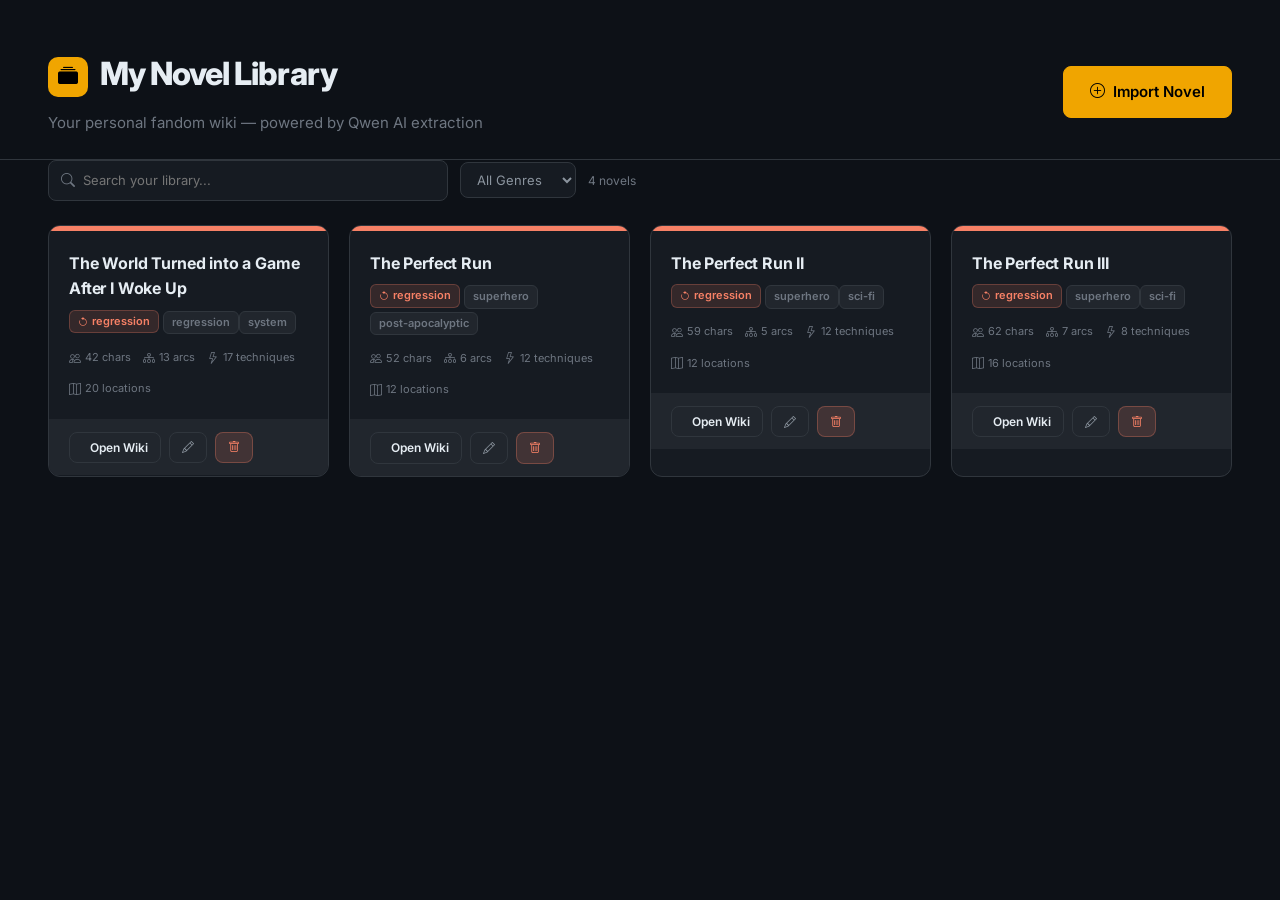
<file: wiki-app/wiki.html>
<!DOCTYPE html>
<html lang="en">
<head>
  <meta charset="UTF-8">
  <meta name="viewport" content="width=device-width, initial-scale=1.0">
  <title>Novel Wiki</title>
  <link rel="stylesheet" href="css/style.css">
  <link rel="stylesheet" href="https://cdn.jsdelivr.net/npm/bootstrap-icons@1.11.3/font/bootstrap-icons.min.css">
</head>
<body>
<div id="app">

  <!-- ═══ SIDEBAR ═══ -->
  <aside id="sidebar">
    <div class="sidebar-logo">
      <div class="logo-icon"><i class="bi bi-collection-fill"></i></div>
      <div>
        <div class="logo-text">Novel Wiki</div>
        <div class="logo-sub">Personal Fandom Wiki</div>
      </div>
    </div>

    <div class="sidebar-novel-info">
      <div class="sidebar-novel-title" id="sb-title">Loading...</div>
      <div class="sidebar-novel-genre" id="sb-genre"></div>
    </div>

    <nav class="sidebar-nav" id="sb-nav">
      <!-- populated by JS -->
    </nav>

    <div class="sidebar-bottom">
      <a href="index.html" class="btn-home">
        <i class="bi bi-arrow-left-circle"></i>Library
      </a>
      <a href="import.html" class="btn-home mt-8">
        <i class="bi bi-plus-circle"></i>Import Novel
      </a>
    </div>
  </aside>

  <!-- ═══ MAIN ═══ -->
  <div id="main">

    <!-- Header -->
    <header id="header">
      <button class="menu-toggle" onclick="toggleSidebar()"><i class="bi bi-list"></i></button>
      <div class="header-breadcrumb">
        <span id="hdr-novel" class="text-muted" style="cursor:pointer" onclick="Router.go('overview')"></span>
        <i class="bi bi-chevron-right" id="hdr-sep" class="hidden"></i>
        <span id="hdr-page" class="crumb-active"></span>
      </div>
      <div class="header-search">
        <i class="bi bi-search"></i>
        <input type="text" id="search-input" placeholder="Search wiki..." onkeydown="handleSearch(event)">
      </div>
      <a href="import.html" class="btn btn-secondary btn-sm" title="Import / Update">
        <i class="bi bi-box-arrow-in-down"></i>
      </a>
    </header>

    <!-- Content -->
    <main id="content">
      <div class="empty-state">
        <i class="bi bi-hourglass-split"></i>
        <h3>Loading wiki...</h3>
      </div>
    </main>

  </div>
</div>

<!-- ═══ SCRIPTS ═══ -->
<script src="js/store.js"></script>
<script src="js/genre.js"></script>
<script src="js/search.js"></script>
<script src="js/render.js"></script>

<script>
/* ══════════════════════════════════════
   ROUTER
═══════════════════════════════════════ */
const Router = {
  novel: null,

  init(novel) {
    this.novel = novel;
    window.addEventListener('hashchange', () => this._resolve());
    this._resolve();
  },

  go(hash) {
    location.hash = hash;
  },

  _resolve() {
    const raw   = location.hash.replace('#','') || 'overview';
    const parts = raw.split('/');
    const page  = parts[0];
    const id    = parts[1] || null;

    this._setActive(page);
    this._setBreadcrumb(page, id);
    this._render(page, id);

    // Close sidebar on mobile after navigation
    if (window.innerWidth <= 900) {
      document.getElementById('sidebar').classList.remove('open');
    }

    window.scrollTo(0, 0);
  },

  _render(page, id) {
    const n   = this.novel;
    const out = document.getElementById('content');

    try {
      switch(page) {
        case 'overview':    out.innerHTML = R.overview(n);                     break;
        case 'characters':  out.innerHTML = id ? R.characterDetail(n, id) : R.characterList(n); break;
        case 'power':       out.innerHTML = R.powerSystem(n);                  break;
        case 'techniques':  out.innerHTML = id ? R.techniqueDetail(n, id) : R.techniqueList(n); break;
        case 'artifacts':   out.innerHTML = id ? R.artifactDetail(n, id)  : R.artifactList(n);  break;
        case 'pills':       out.innerHTML = R.pillList(n);                     break;
        case 'bloodlines':  out.innerHTML = R.bloodlineList(n);                break;
        case 'bestiary':    out.innerHTML = id ? R.beastDetail(n, id)     : R.bestiaryList(n);  break;
        case 'locations':   out.innerHTML = id ? R.locationDetail(n, id)  : R.locationList(n);  break;
        case 'realms':      out.innerHTML = R.realmList(n);                    break;
        case 'factions':    out.innerHTML = id ? R.factionDetail(n, id)   : R.factionList(n);   break;
        case 'events':      out.innerHTML = R.eventsList(n);                   break;
        case 'arcs':        out.innerHTML = R.arcTimeline(n);                  break;
        case 'lore':        out.innerHTML = R.loreList(n);                     break;
        case 'glossary':    out.innerHTML = R.glossary(n);                     break;
        case 'analysis':    out.innerHTML = R.analysis(n);                     break;
        case 'search':      out.innerHTML = R.searchResults(n, id || '');      break;
        default:            out.innerHTML = R.overview(n);
      }
    } catch(e) {
      out.innerHTML = `<div class="empty-state">
        <i class="bi bi-exclamation-triangle"></i>
        <h3>Render Error</h3>
        <p>${e.message}</p>
      </div>`;
      console.error(e);
    }
  },

  _setActive(page) {
    document.querySelectorAll('.nav-item').forEach(el => {
      el.classList.toggle('active', el.dataset.page === page);
    });
  },

  _setBreadcrumb(page, id) {
    const novel = this.novel.novel || {};
    const labels = {
      overview:'Overview', characters:'Characters', power:'Power System',
      techniques:'Techniques', artifacts:'Artifacts', pills:'Pills & Resources',
      bloodlines:'Bloodlines', bestiary:'Bestiary', locations:'Locations',
      realms:'Realms', factions:'Factions', events:'Battles & Events',
      arcs:'Story Arcs', lore:'Lore & Prophecies', glossary:'Glossary',
      analysis:'AI Analysis', search:'Search'
    };
    document.getElementById('hdr-novel').textContent = novel.title || 'Novel';
    document.getElementById('hdr-sep').style.display  = 'block';
    document.getElementById('hdr-page').textContent   = labels[page] || page;
    document.title = `${labels[page] || page} — ${novel.title || 'Wiki'}`;
  }
};


/* ══════════════════════════════════════
   SIDEBAR BUILDER
═══════════════════════════════════════ */
function buildSidebar(novel) {
  const type    = novel.novel?.type || 'other';
  const modules = Genre.getModules(type);
  const nav     = document.getElementById('sb-nav');

  const sections = {
    novel:    { label: 'Novel',      icon: 'bi-book'         },
    world:    { label: 'World',      icon: 'bi-globe2'       },
    story:    { label: 'Story',      icon: 'bi-diagram-3'    },
    analysis: { label: 'Analysis',   icon: 'bi-cpu'          },
    genre:    { label: 'Extra',      icon: 'bi-puzzle'       },
  };

  const grouped = {};
  modules.forEach(m => {
    if (!grouped[m.section]) grouped[m.section] = [];
    grouped[m.section].push(m);
  });

  const countMap = {
    characters:'characters', techniques:'techniques', artifacts:'artifacts',
    pills:'pills_and_resources', bloodlines:'bloodlines', bestiary:'beasts_and_creatures',
    locations:'locations', realms:'realms_and_dimensions', factions:'factions',
    events:'battles_and_events', arcs:'arcs', lore:'prophecies_and_lore', glossary:'terminology'
  };

  let html = '';
  Object.entries(grouped).forEach(([sec, items]) => {
    html += `<div class="sidebar-section-label">${sections[sec]?.label || sec}</div>`;
    items.forEach(m => {
      const key   = countMap[m.id];
      const count = key ? (novel[key]||[]).length : 0;
      html += `<a class="nav-item" data-page="${m.id}" onclick="Router.go('${m.id}')">
        <i class="bi ${m.icon}"></i>
        ${m.label}
        ${count > 0 ? `<span class="nav-badge">${count}</span>` : ''}
      </a>`;
    });
  });

  nav.innerHTML = html;
}


/* ══════════════════════════════════════
   SEARCH
═══════════════════════════════════════ */
function handleSearch(e) {
  if (e.key === 'Enter') {
    const q = e.target.value.trim();
    if (q) Router.go(`search/${encodeURIComponent(q)}`);
  }
}


/* ══════════════════════════════════════
   MOBILE SIDEBAR
═══════════════════════════════════════ */
function toggleSidebar() {
  document.getElementById('sidebar').classList.toggle('open');
}

// Close sidebar when clicking outside on mobile
document.addEventListener('click', e => {
  const sb = document.getElementById('sidebar');
  if (window.innerWidth <= 900 && !sb.contains(e.target) && !e.target.closest('.menu-toggle')) {
    sb.classList.remove('open');
  }
});


/* ══════════════════════════════════════
   INIT
═══════════════════════════════════════ */
(function init() {
  const id = Store.getCurrentId();
  if (!id) { location.href = 'index.html'; return; }

  const novel = Store.getNovel(id);
  if (!novel) {
    document.getElementById('content').innerHTML = `
      <div class="empty-state">
        <i class="bi bi-exclamation-triangle"></i>
        <h3>Novel Not Found</h3>
        <p>This novel was not found in your library.</p>
        <a href="index.html" class="btn btn-primary mt-16"><i class="bi bi-arrow-left"></i>Back to Library</a>
      </div>`;
    return;
  }

  /* Apply genre accent */
  Genre.applyAccent(novel.novel?.type);

  /* Sidebar info */
  document.getElementById('sb-title').textContent = novel.novel?.title || 'Novel';
  document.getElementById('sb-genre').textContent = (novel.novel?.type || '').replace(/-/g,' ');

  /* Build sidebar nav */
  buildSidebar(novel);

  /* Build search index */
  Search.build(novel);

  /* Start router */
  Router.init(novel);
})();
</script>
</body>
</html>
</file>
<file: css/style.css>
@import url('https://fonts.googleapis.com/css2?family=Inter:wght@300;400;500;600&family=Plus+Jakarta+Sans:wght@400;500;600;700;800&family=JetBrains+Mono:wght@400;500&display=swap');

/* css variables — dark editorial palette (defaults, overridden by settings) */
:root {
  /* Backgrounds */
  --bg-base:    #050507;
  --bg-card:    #0f0f12;
  --bg-elevated:#080809;
  --bg-hover:   #1a1a1f;

  /* Borders */
  --border:     #1e1e24;
  --border-muted:#13131a;

  /* Text */
  --text-primary:  #f0f0f5;
  --text-secondary:#7a8190;
  --text-muted:    #525866;

  /* Accent — defaults to cool white; overridden by genre + settings */
  --accent:        #ffffff;
  --accent-rgb:    255,255,255;
  --accent-dim:    rgba(255,255,255,0.07);
  --accent-border: rgba(255,255,255,0.15);
  --accent-hover:  #ffffff;

  /* Grade colors */
  --grade-common:    #6e7681;
  --grade-uncommon:  #3fb950;
  --grade-rare:      #58a6ff;
  --grade-epic:      #bc8cff;
  --grade-legendary: #f0a500;
  --grade-mythic:    #f78166;
  --grade-divine:    #db61a2;

  /* Layout */
  --sidebar-width: 260px;
  --header-height: 60px;
  --radius:    8px;
  --radius-lg: 12px;
  --radius-xl: 16px;
  --transition: all 0.22s cubic-bezier(0.34,1.56,0.64,1);
  --transition-fast: all 0.14s ease;

  /* Glass */
  --glass-bg:     rgba(255,255,255,0.04);
  --glass-border: rgba(255,255,255,0.08);
  --glass-blur:   blur(20px);
  --glass-blur-sm:blur(12px);

  /* Shadows */
  --shadow-sm:  0 1px 3px rgba(0,0,0,0.4);
  --shadow-md:  0 4px 16px rgba(0,0,0,0.5);
  --shadow-lg:  0 8px 32px rgba(0,0,0,0.6);
  --shadow-glow:0 0 24px rgba(var(--accent-rgb),0.18);

  /* Typography */
  --font-display: 'Plus Jakarta Sans', sans-serif;
  --font-body:    'Inter', sans-serif;
  --font-mono:    'JetBrains Mono', monospace;
}

/* Genre accent overrides */
body[data-genre="cultivation"] { --accent:#f0a500; --accent-dim:rgba(240,165,0,.10);   --accent-border:rgba(240,165,0,.28); }
body[data-genre="tower"]       { --accent:#58a6ff; --accent-dim:rgba(88,166,255,.10);  --accent-border:rgba(88,166,255,.28); }
body[data-genre="regression"]  { --accent:#f78166; --accent-dim:rgba(247,129,102,.10); --accent-border:rgba(247,129,102,.28);}
body[data-genre="system"]      { --accent:#3fb950; --accent-dim:rgba(63,185,80,.10);   --accent-border:rgba(63,185,80,.28);  }
body[data-genre="isekai"]      { --accent:#bc8cff; --accent-dim:rgba(188,140,255,.10); --accent-border:rgba(188,140,255,.28);}
body[data-genre="fantasy"]     { --accent:#db61a2; --accent-dim:rgba(219,97,162,.10);  --accent-border:rgba(219,97,162,.28); }
body[data-genre="sci-fi"]      { --accent:#39d0d8; --accent-dim:rgba(57,208,216,.10);  --accent-border:rgba(57,208,216,.28); }

/* ===== RESET ===== */
*, *::before, *::after { box-sizing: border-box; margin: 0; padding: 0; }
html { font-size: 16px; scroll-behavior: smooth; }
body {
  font-family: var(--font-body);
  background: var(--bg-base);
  color: var(--text-primary);
  min-height: 100vh;
  line-height: 1.4;
  letter-spacing: -0.16px;
  -webkit-font-smoothing: antialiased;
  background-image:
    radial-gradient(ellipse 80% 60% at 80% -10%, rgba(var(--accent-rgb),0.06) 0%, transparent 60%),
    radial-gradient(ellipse 60% 50% at -10% 80%, rgba(var(--accent-rgb),0.04) 0%, transparent 55%);
  background-attachment: fixed;
  transition: background-color 0.3s ease, color 0.3s ease;
}
a { color: var(--accent); text-decoration: none; transition: var(--transition); }
a:hover { opacity: .75; }
ul { list-style: none; }
button { cursor: pointer; font-family: inherit; }
input, textarea, select { font-family: inherit; }

/* ===== LAYOUT ===== */
#app { display: flex; min-height: 100vh; }

/* ── Sidebar ── */
#sidebar {
  width: var(--sidebar-width);
  height: 100vh;
  background: rgba(var(--bg-base-rgb),0.85);
  backdrop-filter: var(--glass-blur);
  -webkit-backdrop-filter: var(--glass-blur);
  border-right: 1px solid var(--glass-border);
  position: fixed; top: 0; left: 0;
  display: flex; flex-direction: column;
  z-index: 100; overflow: hidden;
  transition: transform .3s cubic-bezier(0.34,1.2,0.64,1);
}
.sidebar-logo { padding: 20px 16px 16px; border-bottom: 1px solid var(--border); display: flex; align-items: center; gap: 10px; flex-shrink: 0; }
.logo-icon { width: 32px; height: 32px; display: flex; align-items: center; justify-content: center; color: var(--accent); font-size: 22px; flex-shrink: 0; }
.logo-text { font-size: 13px; font-weight: 600; color: var(--text-primary); line-height: 1.2; text-transform: uppercase; letter-spacing: 0.08em; }
.logo-sub  { font-size: 11px; color: var(--text-muted); font-weight: 400; text-transform: uppercase; letter-spacing: 0.05em; }

.sidebar-novel-info { padding: 12px 16px; border-bottom: 1px solid var(--border); flex-shrink: 0; }
.sidebar-novel-title { font-size: 13px; font-weight: 600; white-space: nowrap; overflow: hidden; text-overflow: ellipsis; }
.sidebar-novel-genre { font-size: 11px; color: var(--accent); margin-top: 2px; font-weight: 500; text-transform: uppercase; letter-spacing: 0.35px; }

.sidebar-nav { flex: 1; padding: 8px 0; overflow-y: auto; scrollbar-width: thin; scrollbar-color: var(--border) transparent; }
.sidebar-bottom { padding: 12px 16px; border-top: 1px solid var(--border); display: flex; flex-direction: column; gap: 4px; flex-shrink: 0; }
.sidebar-section-label { font-size: 10px; font-weight: 500; text-transform: uppercase; letter-spacing: 0.35px; color: var(--text-muted); padding: 12px 16px 4px; }

.nav-item {
  display: flex; align-items: center; gap: 10px;
  padding: 9px 14px; margin: 1px 8px;
  color: var(--text-secondary);
  font-size: 13px; font-weight: 400;
  cursor: pointer; transition: var(--transition-fast);
  border-radius: var(--radius);
  text-decoration: none; position: relative;
}
.nav-item:hover { color: var(--text-primary); background: var(--glass-bg); }
.nav-item.active { color: var(--accent); background: var(--accent-dim); box-shadow: inset 0 0 0 1px var(--accent-border); font-weight: 500; }
.nav-item i { font-size: 14px; width: 16px; text-align: center; flex-shrink: 0; }

.nav-badge {
  margin-left: auto;
  background: var(--bg-hover);
  color: var(--text-muted);
  font-size: 10px; font-weight: 500;
  padding: 1px 6px; border-radius: 4px;
  border: 1px solid var(--border);
}
.nav-item.active .nav-badge { background: var(--accent-dim); color: var(--accent); border-color: var(--accent-border); }


.btn-home {
  display: flex; align-items: center; gap: 8px;
  color: var(--text-muted); font-size: 12px; font-weight: 500;
  padding: 7px 0; transition: var(--transition); text-decoration: none;
  text-transform: uppercase; letter-spacing: 0.06em;
}
.btn-home:hover { color: var(--text-primary); }

/* ── Main ── */
#main { margin-left: var(--sidebar-width); flex: 1; display: flex; flex-direction: column; min-height: 100vh; }

/* ── Header ── */
#header {
  height: var(--header-height);
  background: rgba(var(--bg-base-rgb),0.8);
  backdrop-filter: var(--glass-blur-sm);
  -webkit-backdrop-filter: var(--glass-blur-sm);
  border-bottom: 1px solid var(--glass-border);
  box-shadow: 0 1px 0 rgba(var(--accent-rgb),0.05);
  display: flex; align-items: center; padding: 0 24px; gap: 16px;
  position: sticky; top: 0; z-index: 90;
}
.header-breadcrumb { display: flex; align-items: center; gap: 6px; font-size: 12px; color: var(--text-muted); flex: 1; text-transform: uppercase; letter-spacing: 0.06em; }
.crumb-active { color: var(--text-primary); font-weight: 600; }

.header-search {
  display: flex; align-items: center; gap: 8px;
  background: var(--bg-card);
  border: 1px solid var(--border);
  border-radius: var(--radius);
  padding: 6px 12px; width: 240px;
  transition: var(--transition);
}
.header-search:focus-within { border-color: var(--accent); }
.header-search i { color: var(--text-muted); font-size: 13px; }
.header-search input { background: none; border: none; outline: none; color: var(--text-primary); font-size: 13px; width: 100%; }
.header-search input::placeholder { color: var(--text-muted); }
.menu-toggle { display: none; background: none; border: none; color: var(--text-primary); font-size: 20px; cursor: pointer; }

/* ── Content ── */
#content { flex: 1; padding: 32px 32px 64px; max-width: 1400px; width: 100%; margin: 0 auto; }

/* ===== TYPOGRAPHY ===== */
.page-title {
  font-family: var(--font-display);
  font-size: 40px; font-weight: 700;
  line-height: 1.0; letter-spacing: -1.5px;
  display: flex; align-items: center; gap: 12px;
  margin-bottom: 8px;
}
.page-title i { color: var(--accent); font-size: 32px; }
.page-subtitle { font-size: 16px; color: var(--text-secondary); margin-bottom: 24px; line-height: 1.5; letter-spacing: -0.16px; }
.section-title {
  font-size: 14px; font-weight: 500;
  text-transform: uppercase; letter-spacing: 0.35px;
  display: flex; align-items: center; gap: 8px;
  margin-bottom: 16px; padding-bottom: 10px;
  border-bottom: 1px solid var(--border);
  color: var(--text-muted);
}
.section-title i { color: var(--accent); }

/* ===== CARDS ===== */
.card { background: var(--glass-bg); backdrop-filter: var(--glass-blur-sm); -webkit-backdrop-filter: var(--glass-blur-sm); border: 1px solid var(--glass-border); border-radius: var(--radius-lg); padding: 20px; transition: var(--transition-fast); }
.card-sm { padding: 14px 16px; }
.card-accent { border-top: 2px solid var(--accent); }
.card-clickable { cursor: pointer; }
.card-clickable:hover { border-color: var(--accent-border); background: rgba(var(--accent-rgb),0.06); box-shadow: var(--shadow-glow); transform: translateY(-2px); }
.card-header { display: flex; align-items: flex-start; justify-content: space-between; margin-bottom: 12px; gap: 12px; }
.card-header > div:first-child { min-width: 0; flex: 1; }
.card-header > span.badge, .card-header > div:last-child:not(:first-child) { flex-shrink: 0; max-width: 160px; }
.card-header > span.badge { white-space: normal; text-align: right; line-height: 1.3; }
.card-header > div:last-child:not(:first-child) .badge { white-space: normal; text-align: center; line-height: 1.3; }
.card-title { font-size: 15px; font-weight: 600; overflow: hidden; text-overflow: ellipsis; white-space: nowrap; }
.card-meta { font-size: 12px; color: var(--text-muted); margin-top: 2px; overflow: hidden; text-overflow: ellipsis; white-space: nowrap; }
.card-body { font-size: 13px; color: var(--text-secondary); line-height: 1.5; }

/* ===== BADGES ===== */
.badge { display: inline-flex; align-items: center; gap: 4px; padding: 3px 8px; border-radius: 4px; font-size: 11px; font-weight: 500; line-height: 1.4; white-space: nowrap; border: 1px solid transparent; text-transform: uppercase; letter-spacing: 0.06em; }
.badge i { font-size: 10px; }
.badge-row-scroll { display: flex; gap: 4px; overflow-x: auto; scrollbar-width: thin; scrollbar-color: var(--border) transparent; padding-bottom: 2px; }
.badge-row-scroll::-webkit-scrollbar { height: 3px; }
.badge-row-scroll::-webkit-scrollbar-track { background: transparent; }
.badge-row-scroll::-webkit-scrollbar-thumb { background: var(--border); border-radius: 2px; }
.badge-protagonist { background:rgba(240,165,0,.10); color:#f0a500; border-color:rgba(240,165,0,.2); }
.badge-antagonist  { background:rgba(247,129,102,.10); color:#f78166; border-color:rgba(247,129,102,.2); }
.badge-supporting  { background:rgba(88,166,255,.10); color:#58a6ff; border-color:rgba(88,166,255,.2); }
.badge-minor       { background:rgba(110,118,129,.10); color:#8b949e; border-color:rgba(110,118,129,.2); }
.badge-alive    { background:rgba(63,185,80,.10);   color:#3fb950; border-color:rgba(63,185,80,.2); }
.badge-dead     { background:rgba(247,129,102,.10); color:#f78166; border-color:rgba(247,129,102,.2); }
.badge-unknown  { background:rgba(110,118,129,.10); color:#8b949e; border-color:rgba(110,118,129,.2); }
.badge-sealed   { background:rgba(188,140,255,.10); color:#bc8cff; border-color:rgba(188,140,255,.2); }
.badge-ascended { background:rgba(240,165,0,.10);   color:#f0a500; border-color:rgba(240,165,0,.2); }
.badge-regressed{ background:rgba(247,129,102,.10); color:#f78166; border-color:rgba(247,129,102,.2); }
.badge-common    { background:rgba(110,118,129,.10); color:#8b949e; border-color:rgba(110,118,129,.2); }
.badge-uncommon  { background:rgba(63,185,80,.10);   color:#3fb950; border-color:rgba(63,185,80,.2); }
.badge-rare      { background:rgba(88,166,255,.10);  color:#58a6ff; border-color:rgba(88,166,255,.2); }
.badge-epic      { background:rgba(188,140,255,.10); color:#bc8cff; border-color:rgba(188,140,255,.2); }
.badge-legendary { background:rgba(240,165,0,.10);   color:#f0a500; border-color:rgba(240,165,0,.2); }
.badge-mythic    { background:rgba(247,129,102,.10); color:#f78166; border-color:rgba(247,129,102,.2); }
.badge-divine    { background:rgba(219,97,162,.10);  color:#db61a2; border-color:rgba(219,97,162,.2); }
.badge-ancient   { background:rgba(219,97,162,.20);  color:#fff;    border-color:rgba(219,97,162,.4); }
.badge-good    { background:rgba(63,185,80,.10);   color:#3fb950; border-color:rgba(63,185,80,.2); }
.badge-evil    { background:rgba(247,129,102,.10); color:#f78166; border-color:rgba(247,129,102,.2); }
.badge-neutral { background:rgba(110,118,129,.10); color:#8b949e; border-color:rgba(110,118,129,.2); }
.badge-chaotic { background:rgba(240,165,0,.10);   color:#f0a500; border-color:rgba(240,165,0,.2); }
.badge-accent  { background:var(--accent-dim); color:var(--accent); border-color:var(--accent-border); }
.badge-muted   { background:var(--bg-card); color:var(--text-muted); border-color:var(--border); }
.badge-brilliant { background:rgba(240,165,0,.10); color:#f0a500; border-color:rgba(240,165,0,.2); }
.badge-subtle  { background:rgba(88,166,255,.10); color:#58a6ff; border-color:rgba(88,166,255,.2); }
.badge-obvious { background:rgba(110,118,129,.10); color:#8b949e; border-color:rgba(110,118,129,.2); }

/* ===== GRIDS ===== */
.grid-2    { display:grid; grid-template-columns:repeat(2,1fr); gap:16px; }
.grid-auto { display:grid; grid-template-columns:repeat(auto-fill,minmax(280px,1fr)); gap:16px; }

/* ===== STAT BOXES ===== */
.stat-row { display:flex; gap:8px; flex-wrap:wrap; margin-bottom:16px; }
.stat-box { background:var(--glass-bg); border:1px solid var(--glass-border); border-radius:var(--radius); padding:12px 16px; text-align:center; min-width:90px; backdrop-filter:var(--glass-blur-sm); transition:var(--transition-fast); }
.stat-box:hover { border-color:var(--accent-border); transform:translateY(-2px); }
.stat-box-value { font-family:var(--font-mono); font-size:22px; font-weight:500; color:var(--accent); line-height:1; letter-spacing:-0.9px; }
.stat-box-label { font-size:10px; color:var(--text-muted); text-transform:uppercase; letter-spacing:0.35px; margin-top:4px; }

/* ===== CHARACTER HERO ===== */
.char-hero { background:var(--glass-bg); backdrop-filter:var(--glass-blur-sm); -webkit-backdrop-filter:var(--glass-blur-sm); border:1px solid var(--glass-border); border-radius:var(--radius-xl); padding:28px; display:flex; gap:24px; align-items:flex-start; margin-bottom:24px; position:relative; overflow:hidden; }
.char-hero::before { content:''; position:absolute; top:-40px; right:-40px; width:160px; height:160px; border-radius:50%; background:radial-gradient(circle,rgba(var(--accent-rgb),0.12) 0%,transparent 70%); pointer-events:none; }
.char-avatar { width:80px; height:80px; border-radius:12px; display:flex; align-items:center; justify-content:center; font-size:28px; font-weight:700; color:var(--bg-base); flex-shrink:0; background:var(--accent); box-shadow:0 0 0 3px rgba(var(--accent-rgb),0.3), var(--shadow-glow); font-family:var(--font-display); }
.char-info { flex:1; }
.char-name { font-family:var(--font-display); font-size:36px; font-weight:800; letter-spacing:-1.5px; line-height:1.0; }
.char-aliases { font-size:12px; color:var(--text-muted); margin:4px 0 10px; }
.char-badges { display:flex; gap:6px; flex-wrap:wrap; }

/* ===== DETAIL TABLE ===== */
.detail-table { width:100%; border-collapse:collapse; }
.detail-table tr { border-bottom:1px solid var(--border-muted); }
.detail-table tr:last-child { border-bottom:none; }
.detail-table td { padding:10px 0; vertical-align:top; }
.detail-table td:first-child { width:160px; font-size:11px; font-weight:500; color:var(--text-muted); text-transform:uppercase; letter-spacing:0.35px; padding-right:16px; }
.detail-table td:last-child { font-size:13px; color:var(--text-secondary); }

/* ===== WIKI TABLE ===== */
.table-wrapper { background:var(--glass-bg); backdrop-filter:var(--glass-blur-sm); border:1px solid var(--glass-border); border-radius:var(--radius-lg); overflow:hidden; }
.wiki-table { width:100%; border-collapse:collapse; font-size:13px; }
.wiki-table thead tr { background:rgba(var(--accent-rgb),0.05); text-align:left; }
.wiki-table th { padding:10px 14px; font-size:10px; font-weight:600; color:var(--accent); text-transform:uppercase; letter-spacing:0.35px; border-bottom:1px solid var(--glass-border); }
.wiki-table td { padding:12px 14px; color:var(--text-secondary); border-bottom:1px solid rgba(255,255,255,0.04); vertical-align:top; }
.wiki-table tbody tr { transition:background 0.12s; }
.wiki-table tbody tr:hover { background:rgba(var(--accent-rgb),0.05); }
.wiki-table tbody tr:last-child td { border-bottom:none; }

/* Tier rank circles */
.tier-rank { width:28px; height:28px; border-radius:4px; display:inline-flex; align-items:center; justify-content:center; font-weight:600; font-size:12px; color:var(--bg-base); }
.tier-1 { background:var(--grade-common); }
.tier-2 { background:var(--grade-uncommon); }
.tier-3 { background:var(--grade-rare); }
.tier-4 { background:var(--grade-epic); }
.tier-5 { background:var(--grade-legendary); }
.tier-6 { background:var(--grade-mythic); }
.tier-7,.tier-8,.tier-9 { background:var(--grade-divine); color:#fff; }

/* ===== TIMELINE ===== */
.timeline { position:relative; padding-left:32px; }
.timeline::before { content:''; position:absolute; left:10px; top:0; bottom:0; width:1px; background:linear-gradient(to bottom, rgba(var(--accent-rgb),0.5), transparent); }
.timeline-item { position:relative; margin-bottom:24px; animation:fadeInUp 0.4s ease both; }
.timeline-dot { position:absolute; left:-26px; top:6px; width:12px; height:12px; border-radius:50%; background:var(--accent); border:2px solid var(--bg-base); box-shadow:0 0 8px rgba(var(--accent-rgb),0.5); }
.timeline-chapter { font-size:10px; color:var(--accent); font-weight:600; margin-bottom:4px; text-transform:uppercase; letter-spacing:0.35px; }
.timeline-title { font-family:var(--font-display); font-size:16px; font-weight:600; margin-bottom:8px; letter-spacing:-0.3px; }
.timeline-body { font-size:13px; color:var(--text-secondary); line-height:1.6; }

/* ===== FILTER BAR ===== */
.filter-bar { display:flex; gap:10px; flex-wrap:wrap; margin-bottom:20px; align-items:center; }
.filter-search { display:flex; align-items:center; gap:8px; background:var(--bg-card); border:1px solid var(--border); border-radius:var(--radius); padding:8px 12px; flex:1; min-width:200px; max-width:360px; }
.filter-search:focus-within { border-color:var(--accent); }
.filter-search i { color:var(--text-muted); font-size:13px; }
.filter-search input { background:none; border:none; outline:none; color:var(--text-primary); font-size:13px; width:100%; }
.filter-select { background:var(--bg-card); border:1px solid var(--border); border-radius:var(--radius); padding:8px 12px; color:var(--text-secondary); font-size:13px; outline:none; cursor:pointer; }
.filter-select:focus { border-color:var(--accent); }

/* ===== BUTTONS ===== */
.btn {
  display:inline-flex; align-items:center; gap:8px;
  padding:9px 18px; border-radius:var(--radius);
  font-size:13px; font-weight:600;
  border:1px solid transparent;
  transition:var(--transition-fast); cursor:pointer;
  text-decoration:none; white-space:nowrap;
  text-transform:uppercase; letter-spacing:0.06em;
  position:relative; overflow:hidden;
}
.btn-primary { background:var(--accent); color:var(--bg-base); border-color:var(--accent); box-shadow:0 0 16px rgba(var(--accent-rgb),0.25); }
.btn-primary:hover { opacity:.9; transform:translateY(-1px); box-shadow:0 0 24px rgba(var(--accent-rgb),0.4); }
.btn-primary:active { transform:translateY(0) scale(0.98); }
.btn-secondary { background:var(--glass-bg); color:var(--text-primary); border-color:var(--glass-border); backdrop-filter:var(--glass-blur-sm); }
.btn-secondary:hover { background:rgba(var(--accent-rgb),0.1); border-color:var(--accent-border); transform:translateY(-1px); }
.btn-ghost { background:transparent; color:var(--text-secondary); border-color:var(--glass-border); }
.btn-ghost:hover { background:var(--glass-bg); color:var(--text-primary); }
.btn-danger { background:rgba(247,129,102,.08); color:#f78166; border-color:rgba(247,129,102,.2); }
.btn-danger:hover { background:rgba(247,129,102,.16); }
.btn-sm { padding:5px 12px; font-size:11px; }
.btn-lg { padding:12px 24px; font-size:14px; }

/* ===== ACCORDION ===== */
.accordion-item { background:var(--glass-bg); border:1px solid var(--glass-border); border-radius:var(--radius); margin-bottom:6px; overflow:hidden; }
.accordion-header { display:flex; align-items:center; gap:10px; padding:14px 16px; cursor:pointer; transition:var(--transition-fast); user-select:none; }
.accordion-header:hover { background:rgba(var(--accent-rgb),0.05); }
.accordion-header i.acc-icon { color:var(--accent); font-size:14px; }
.accordion-title { font-size:14px; font-weight:500; flex:1; }
.accordion-arrow { color:var(--text-muted); transition:transform .3s cubic-bezier(0.34,1.56,0.64,1); }
.accordion-item.open .accordion-arrow { transform:rotate(180deg); }
.accordion-body { max-height:0; overflow:hidden; padding:0 16px; font-size:13px; color:var(--text-secondary); line-height:1.5; transition:max-height 0.35s ease, padding 0.2s ease; }
.accordion-item.open .accordion-body { max-height:600px; padding:0 16px 16px; }

/* ===== LINKED TAGS ===== */
.link-tag { display:inline-flex; align-items:center; gap:4px; padding:3px 10px; background:var(--accent-dim); color:var(--accent); border:1px solid var(--accent-border); border-radius:4px; font-size:11px; font-weight:500; cursor:pointer; transition:var(--transition); text-decoration:none; text-transform:uppercase; letter-spacing:0.06em; }
.link-tag:hover { background:var(--accent); color:var(--bg-base); }
.link-tag-neutral { background:var(--bg-card); color:var(--text-secondary); border-color:var(--border); }
.link-tag-neutral:hover { background:var(--bg-hover); color:var(--text-primary); }
.tags-wrap { display:flex; flex-wrap:wrap; gap:6px; }

/* ===== QUOTE BLOCK ===== */
.quote-block { border-left:2px solid var(--accent); padding:14px 18px; background:var(--accent-dim); border-radius:0 6px 6px 0; margin:12px 0; font-style:italic; font-size:14px; line-height:1.6; color:var(--text-secondary); letter-spacing:-0.16px; }

/* ===== INFO LIST ===== */
.info-list { display:flex; flex-direction:column; gap:6px; }
.info-list-item { display:flex; align-items:flex-start; gap:8px; font-size:13px; color:var(--text-secondary); line-height:1.5; }
.info-list-item i { font-size:12px; margin-top:3px; flex-shrink:0; }
.info-list-item.success i { color:#3fb950; }
.info-list-item.danger  i { color:#f78166; }
.info-list-item.accent  i { color:var(--accent); }
.info-list-item.muted   i { color:var(--text-muted); }

/* ===== RELATIONSHIP LIST ===== */
.relationship-list { display:flex; flex-direction:column; gap:8px; }
.relation-item { display:flex; align-items:center; gap:12px; padding:10px 14px; background:var(--bg-card); border-radius:var(--radius); border:1px solid var(--border); }
.relation-type { font-size:10px; font-weight:500; text-transform:uppercase; letter-spacing:0.35px; padding:2px 8px; border-radius:4px; background:var(--accent-dim); color:var(--accent); min-width:80px; text-align:center; }
.relation-name { font-size:13px; font-weight:600; color:var(--accent); cursor:pointer; }
.relation-name:hover { opacity:.75; }

/* ===== PROGRESSION ===== */
.progression { display:flex; flex-direction:column; gap:8px; margin:12px 0; }
.progression-item { display:flex; align-items:center; gap:12px; font-size:12px; }
.progression-dot { width:8px; height:8px; border-radius:50%; background:var(--border); flex-shrink:0; }
.progression-dot.reached { background:var(--accent); }
.progression-dot.current { background:var(--accent); width:10px; height:10px; }
.progression-stage { color:var(--text-primary); font-weight:500; }
.progression-chapter { color:var(--text-muted); margin-left:auto; }

/* ===== WIN-LOSS RECORD ===== */
.record-bar { display:flex; gap:12px; align-items:center; }
.record-item { display:flex; flex-direction:column; align-items:center; padding:10px 20px; background:var(--bg-card); border:1px solid var(--border); border-radius:var(--radius); min-width:70px; }
.record-value { font-size:22px; font-weight:600; letter-spacing:-0.9px; }
.record-label { font-size:10px; color:var(--text-muted); text-transform:uppercase; letter-spacing:0.35px; margin-top:2px; }
.record-wins .record-value  { color:#3fb950; }
.record-losses .record-value { color:#f78166; }
.record-draws .record-value  { color:#8b949e; }

/* ===== HUB GRID ===== */
.hub-grid { display:grid; grid-template-columns:repeat(auto-fill,minmax(150px,1fr)); gap:12px; }
/* First two hub cards span wider on large screens */
@media (min-width:900px) {
  .hub-grid .hub-card:nth-child(1),
  .hub-grid .hub-card:nth-child(2) { grid-column: span 2; }
}
.hub-card { background:var(--glass-bg); backdrop-filter:var(--glass-blur-sm); border:1px solid var(--glass-border); border-radius:var(--radius-lg); padding:20px 16px; text-align:center; cursor:pointer; transition:var(--transition-fast); text-decoration:none; display:flex; flex-direction:column; align-items:center; gap:10px; }
.hub-card:hover { border-color:var(--accent-border); background:rgba(var(--accent-rgb),0.08); transform:translateY(-3px); box-shadow:var(--shadow-glow); }
.hub-card i { font-size:26px; color:var(--accent); filter:drop-shadow(0 0 8px rgba(var(--accent-rgb),0.4)); }
.hub-card-label { font-size:12px; font-weight:600; text-transform:uppercase; letter-spacing:0.06em; }
.hub-card-count { font-size:11px; color:var(--text-muted); }

/* ===== EMPTY STATE ===== */
.empty-state { text-align:center; padding:60px 24px; color:var(--text-muted); display:flex; flex-direction:column; align-items:center; justify-content:center; }
.empty-state i { font-size:40px; color:var(--border); display:block; margin-bottom:16px; }
.empty-state h3 { font-size:16px; font-weight:400; color:var(--text-secondary); margin-bottom:8px; letter-spacing:-0.16px; }
.empty-state p { font-size:13px; }
.empty-state .btn { flex-direction:column; gap:6px; padding:20px 32px; }

/* Library */
.library-header { padding: 52px 48px 24px; border-bottom: 1px solid var(--glass-border); position:relative; overflow:hidden; }
.library-title  { font-family:var(--font-display); font-size: 52px; font-weight: 800; letter-spacing: -2px; line-height: 1.0; background:linear-gradient(135deg,var(--text-primary) 40%,rgba(var(--accent-rgb),0.8)); -webkit-background-clip:text; background-clip:text; -webkit-text-fill-color:transparent; }

.library-hero-row { display:flex; align-items:center; justify-content:space-between; gap:28px; flex-wrap:wrap; }
.library-title-row { display:flex; align-items:center; gap:14px; }
.library-badge { width:40px; height:40px; display:flex; align-items:center; justify-content:center; flex-shrink:0; }
.library-toolbar { display:flex; align-items:center; gap:12px; padding:20px 48px 20px; flex-wrap:wrap; }
.library-grid { padding:0 48px 64px; display:grid; grid-template-columns:repeat(auto-fill,minmax(220px,1fr)); gap:20px; }

/* Novel card — cinematic poster style */
.novel-card {
  background: var(--glass-bg);
  border: 1px solid var(--glass-border);
  border-radius: var(--radius-xl);
  overflow: hidden;
  cursor: pointer;
  transition: transform 0.3s cubic-bezier(0.34,1.2,0.64,1), box-shadow 0.3s ease, border-color 0.2s ease;
  position: relative;
}
.novel-card:hover {
  border-color: rgba(var(--accent-rgb),0.3);
  transform: translateY(-6px) scale(1.01);
  box-shadow: 0 16px 48px rgba(0,0,0,0.6), 0 0 32px rgba(var(--accent-rgb),0.12);
}

/* Full-bleed cover */
.novel-card-cover-wrap {
  position: relative;
  aspect-ratio: 2/3;
  overflow: hidden;
  background: var(--bg-elevated);
}
.novel-card-cover-wrap img {
  width:100%; height:100%;
  object-fit:cover; object-position:center top;
  display:block;
  transition: transform 0.5s ease;
}
.novel-card:hover .novel-card-cover-wrap img { transform: scale(1.06); }

/* Gradient overlay — dark at bottom for text legibility */
.novel-card-overlay {
  position:absolute; inset:0;
  background: linear-gradient(to bottom,
    transparent 30%,
    rgba(0,0,0,0.5) 60%,
    rgba(0,0,0,0.9) 100%);
  pointer-events:none;
}

/* Genre badge — floats top-right */
.novel-card-genre-badge {
  position:absolute; top:10px; right:10px;
  backdrop-filter: var(--glass-blur-sm);
  -webkit-backdrop-filter: var(--glass-blur-sm);
  border-radius: 99px;
}

/* Text overlay at bottom of cover */
.novel-card-info {
  position:absolute; bottom:0; left:0; right:0;
  padding: 12px 14px 14px;
  z-index:2;
  transition: transform 0.3s cubic-bezier(0.34,1.2,0.64,1);
}
.novel-card:hover .novel-card-info {
  transform: translateY(-50px);
}
.novel-card-title {
  font-family: var(--font-display);
  font-size:17px; font-weight:700;
  letter-spacing:-0.5px; line-height:1.2;
  color:#fff;
  text-shadow: 0 1px 8px rgba(0,0,0,0.8);
  margin-bottom:6px;
}
.novel-card-stats {
  display:flex; gap:10px; flex-wrap:wrap;
}
.novel-stat {
  display:flex; align-items:center; gap:4px;
  font-size:11px; color:rgba(255,255,255,0.65);
  text-transform:uppercase; letter-spacing:0.06em;
}
.novel-stat i { font-size:10px; }

/* Action buttons — hidden by default, slide up on hover */
.novel-card-actions {
  display:flex; gap:6px;
  padding: 10px 12px;
  background: rgba(var(--bg-base-rgb),0.97);
  border-top: 1px solid var(--glass-border);
  transform: translateY(100%);
  transition: transform 0.3s cubic-bezier(0.34,1.2,0.64,1);
  position:absolute; bottom:0; left:0; right:0;
  z-index:3;
}
.novel-card:hover .novel-card-actions { transform: translateY(0); }

/* Fallback layout when no cover image */
.novel-card-body { display:none; }

/* ===== IMPORT PAGE ===== */
.import-container { max-width:800px; margin:48px auto; padding:0 24px; }

/* Browser-only notice */
.import-notice {
  display:flex; align-items:flex-start; gap:12px;
  background:rgba(88,166,255,.06); border:1px solid rgba(88,166,255,.2);
  border-radius:var(--radius); padding:14px 16px;
  font-size:13px; color:var(--text-secondary); line-height:1.5;
  margin-bottom:24px;
}
.import-notice i { color:#58a6ff; font-size:16px; flex-shrink:0; margin-top:1px; }
.import-notice strong { color:var(--text-primary); }
.import-zone { background:var(--glass-bg); backdrop-filter:var(--glass-blur-sm); border:2px dashed var(--accent-border); border-radius:var(--radius-lg); padding:48px 32px; text-align:center; cursor:pointer; transition:var(--transition-fast); margin-bottom:16px; }
.import-zone:hover, .import-zone.dragover { border-color:var(--accent); background:rgba(var(--accent-rgb),0.06); box-shadow:0 0 32px rgba(var(--accent-rgb),0.08); }
.import-zone:hover i, .import-zone.dragover i { animation:float 2s ease-in-out infinite; }
.import-zone i { font-size:36px; color:var(--accent); margin-bottom:12px; display:block; filter:drop-shadow(0 0 12px rgba(var(--accent-rgb),0.4)); transition:transform 0.3s; }
.import-zone h3 { font-family:var(--font-display); font-size:16px; font-weight:600; letter-spacing:-0.3px; margin-bottom:6px; }
.import-zone p { font-size:13px; color:var(--text-muted); }

.import-textarea { width:100%; min-height:240px; background:var(--glass-bg); backdrop-filter:var(--glass-blur-sm); border:1px solid var(--glass-border); border-radius:var(--radius); padding:16px; color:var(--text-primary); font-family:var(--font-mono); font-size:12px; resize:vertical; outline:none; transition:var(--transition-fast); line-height:1.7; }
.import-textarea:focus { border-color:var(--accent); box-shadow:0 0 0 3px rgba(var(--accent-rgb),0.12); }
.import-feedback { padding:12px 16px; border-radius:var(--radius); font-size:13px; font-weight:500; display:flex; align-items:center; gap:8px; margin-top:12px; }
.import-feedback.valid   { background:rgba(63,185,80,.08);   color:#3fb950; border:1px solid rgba(63,185,80,.2); }
.import-feedback.invalid { background:rgba(247,129,102,.08); color:#f78166; border:1px solid rgba(247,129,102,.2); }
.import-preview { background:var(--glass-bg); backdrop-filter:var(--glass-blur-sm); border:1px solid var(--glass-border); border-radius:var(--radius-lg); padding:20px; margin-top:16px; }
.import-preview-grid { display:grid; grid-template-columns:repeat(auto-fill,minmax(130px,1fr)); gap:10px; margin-top:12px; }
.preview-stat { background:rgba(var(--accent-rgb),0.06); border:1px solid var(--accent-border); border-radius:var(--radius); padding:10px 12px; text-align:center; }
.preview-stat-num { font-family:var(--font-mono); font-size:20px; font-weight:500; color:var(--accent); letter-spacing:-0.9px; }
.preview-stat-label { font-size:10px; color:var(--text-muted); margin-top:2px; text-transform:uppercase; letter-spacing:0.35px; }

/* Import top bar */
.import-topbar { display:flex; align-items:center; gap:16px; padding:0 24px; height:60px; background:rgba(var(--bg-base-rgb),0.85); backdrop-filter:var(--glass-blur-sm); -webkit-backdrop-filter:var(--glass-blur-sm); border-bottom:1px solid var(--glass-border); position:sticky; top:0; z-index:90; }
.import-topbar-divider { color:var(--border); }
.import-topbar-label { font-size:13px; font-weight:500; color:var(--text-primary); text-transform:uppercase; letter-spacing:0.08em; }

/* ===== ANALYSIS PAGE ===== */
.analysis-tabs { display:flex; gap:4px; background:var(--glass-bg); border:1px solid var(--glass-border); border-radius:var(--radius); padding:4px; margin-bottom:24px; flex-wrap:wrap; position:relative; }
.analysis-tab { display:flex; align-items:center; gap:6px; padding:7px 14px; border-radius:calc(var(--radius) - 2px); font-size:12px; font-weight:500; color:var(--text-secondary); cursor:pointer; transition:var(--transition-fast); border:1px solid transparent; background:none; text-transform:uppercase; letter-spacing:0.06em; }
.analysis-tab:hover { background:rgba(var(--accent-rgb),0.06); color:var(--text-primary); }
.analysis-tab.active { background:var(--accent-dim); color:var(--accent); border-color:var(--accent-border); box-shadow:var(--shadow-glow); }
.analysis-panel { display:none; }
.analysis-panel.active { display:block; animation:fadeInUp 0.3s ease both; }

/* ===== MOVE CARD ===== */
.move-card { background:var(--bg-card); border:1px solid var(--border); border-radius:var(--radius); padding:14px 16px; margin-bottom:6px; }
.move-card-header { display:flex; align-items:center; gap:8px; margin-bottom:8px; }
.move-name { font-size:14px; font-weight:500; }
.move-meta { font-size:12px; color:var(--text-muted); }

/* ===== COSMOLOGY LADDER ===== */
.cosmology-ladder { display:flex; flex-direction:column; gap:0; position:relative; padding-left:48px; }
.cosmology-ladder::before { content:''; position:absolute; left:20px; top:20px; bottom:20px; width:1px; background:var(--border); }
.realm-rung { position:relative; margin-bottom:20px; }
.realm-rank-badge { position:absolute; left:-40px; top:6px; width:28px; height:28px; border-radius:4px; display:flex; align-items:center; justify-content:center; font-size:11px; font-weight:600; color:var(--bg-base); }

/* ===== SEARCH RESULTS ===== */
.search-result-group { margin-bottom:32px; }
.search-result-type { font-size:10px; font-weight:500; text-transform:uppercase; letter-spacing:0.35px; color:var(--accent); margin-bottom:10px; display:flex; align-items:center; gap:6px; }
.search-result-item { background:var(--bg-card); border:1px solid var(--border); border-radius:var(--radius); padding:12px 16px; margin-bottom:6px; cursor:pointer; transition:var(--transition); }
.search-result-item:hover { border-color:var(--accent-border); }
.search-result-title { font-size:14px; font-weight:500; }
.search-result-snippet { font-size:12px; color:var(--text-muted); margin-top:4px; }
.search-highlight { background:var(--accent-dim); color:var(--accent); border-radius:2px; padding:0 3px; }

/* ===== MISC UTILITIES ===== */
.flex { display:flex; }
.flex-col { flex-direction:column; }
.items-center { align-items:center; }
.justify-between { justify-content:space-between; }
.gap-4 { gap:4px; } .gap-8 { gap:8px; } .gap-12 { gap:12px; } .gap-16 { gap:16px; } .gap-24 { gap:24px; }
.mb-8 { margin-bottom:8px; } .mb-12 { margin-bottom:12px; } .mb-16 { margin-bottom:16px; } .mb-24 { margin-bottom:24px; } .mb-32 { margin-bottom:32px; }
.mt-8 { margin-top:8px; } .mt-16 { margin-top:16px; } .mt-24 { margin-top:24px; }
.text-accent { color:var(--accent)!important; } .text-muted { color:var(--text-muted)!important; } .text-secondary { color:var(--text-secondary)!important; }
.text-sm { font-size:12px; } .text-xs { font-size:11px; } .font-bold { font-weight:600; }
.divider { border:none; border-top:1px solid var(--border); margin:20px 0; }
.lore-text { font-size:13px; color:var(--text-secondary); line-height:1.7; letter-spacing:-0.16px; }
.hidden { display:none!important; }
.back-btn { display:inline-flex; align-items:center; gap:6px; font-size:12px; color:var(--text-muted); cursor:pointer; margin-bottom:20px; transition:var(--transition); border:none; background:none; padding:0; text-transform:uppercase; letter-spacing:0.06em; }
.back-btn:hover { color:var(--text-primary); }

/* ===== SCROLLBAR ===== */
::-webkit-scrollbar { width:4px; height:4px; }
::-webkit-scrollbar-track { background:transparent; }
::-webkit-scrollbar-thumb { background:rgba(var(--accent-rgb),0.25); border-radius:2px; }
::-webkit-scrollbar-thumb:hover { background:rgba(var(--accent-rgb),0.5); }

/* ===== ANIMATIONS ===== */
@keyframes fadeIn { from { opacity:0; transform:translateY(6px); } to { opacity:1; transform:translateY(0); } }
.fade-in { animation:fadeIn .22s ease forwards; }

@keyframes fadeInUp {
  from { opacity:0; transform:translateY(20px) scale(0.97); }
  to   { opacity:1; transform:translateY(0) scale(1); }
}
.fade-in-up { animation:fadeInUp 0.4s cubic-bezier(0.34,1.2,0.64,1) both; }
.fade-in-up[style*='--i:1'] { animation-delay:30ms; }
.fade-in-up[style*='--i:2'] { animation-delay:60ms; }
.fade-in-up[style*='--i:3'] { animation-delay:90ms; }
.fade-in-up[style*='--i:4'] { animation-delay:120ms; }
.fade-in-up[style*='--i:5'] { animation-delay:150ms; }
.fade-in-up[style*='--i:6'] { animation-delay:180ms; }
.fade-in-up[style*='--i:7'] { animation-delay:210ms; }
.fade-in-up[style*='--i:8'] { animation-delay:240ms; }

@keyframes shimmer {
  0%   { background-position:-200% center; }
  100% { background-position:200% center; }
}
.shimmer-badge {
  background: linear-gradient(90deg, currentColor 0%, rgba(255,255,255,0.9) 50%, currentColor 100%);
  background-size: 200% auto;
  -webkit-background-clip: text;
  background-clip: text;
  -webkit-text-fill-color: transparent;
  animation: shimmer 2.5s linear infinite;
}

@keyframes pulseGlow {
  0%, 100% { box-shadow:0 0 8px rgba(var(--accent-rgb),0.2); }
  50%       { box-shadow:0 0 20px rgba(var(--accent-rgb),0.45); }
}
.pulse-glow { animation:pulseGlow 2.5s ease-in-out infinite; }

@keyframes float {
  0%, 100% { transform:translateY(0); }
  50%       { transform:translateY(-8px); }
}
.float { animation:float 4s ease-in-out infinite; }

@keyframes scaleIn {
  from { opacity:0; transform:scale(0.88) translateY(12px); }
  to   { opacity:1; transform:scale(1)   translateY(0); }
}

@keyframes gradientOrb {
  0%,100% { transform:translate(0,0) scale(1); }
  33%      { transform:translate(30px,-20px) scale(1.1); }
  66%      { transform:translate(-20px,10px) scale(0.95); }
}

/* ===== REDUCED MOTION ===== */
@media (prefers-reduced-motion: reduce) {
  *, *::before, *::after { animation-duration:0.01ms !important; transition-duration:0.01ms !important; }
}

/* ===== SETTINGS MODAL ===== */
.settings-btn {
  display:flex; align-items:center; gap:8px;
  color:var(--text-muted); font-size:11px; font-weight:500;
  padding:9px 14px; border-radius:var(--radius);
  border:1px solid var(--border);
  background:transparent; cursor:pointer; transition:var(--transition);
  text-transform:uppercase; letter-spacing:0.07em;
  width:100%; justify-content:center; margin-top:4px;
}
.settings-btn:hover { color:var(--text-primary); border-color:var(--accent-border); }
.settings-btn i { font-size:13px; }

.settings-overlay { position:fixed; inset:0; background:rgba(0,0,0,0.65); backdrop-filter:blur(8px); -webkit-backdrop-filter:blur(8px); z-index:500; display:flex; align-items:center; justify-content:center; opacity:0; pointer-events:none; transition:opacity 0.22s ease; }
.settings-overlay.open { opacity:1; pointer-events:all; }

.settings-panel {
  background:rgba(var(--bg-base-rgb),0.96);
  backdrop-filter: var(--glass-blur);
  -webkit-backdrop-filter: var(--glass-blur);
  border:1px solid var(--glass-border);
  border-radius: var(--radius-xl);
  width:min(540px, calc(100vw - 32px));
  max-height:min(84vh, 720px);
  overflow-y:auto; padding:32px;
  scrollbar-width:thin; scrollbar-color:var(--border) transparent;
  transform:scale(0.92) translateY(12px); transition:transform 0.28s cubic-bezier(0.34,1.2,0.64,1);
}
.settings-overlay.open .settings-panel { transform:scale(1) translateY(0); }

.settings-header { display:flex; align-items:center; justify-content:space-between; margin-bottom:28px; }
.settings-title { font-size:24px; font-weight:400; letter-spacing:-0.9px; color:var(--text-primary); }
.settings-close { background:var(--bg-elevated); border:1px solid var(--border); border-radius:4px; width:32px; height:32px; display:flex; align-items:center; justify-content:center; color:var(--text-muted); font-size:16px; cursor:pointer; transition:var(--transition); flex-shrink:0; }
.settings-close:hover { color:var(--text-primary); border-color:var(--accent-border); }

.settings-section-label { font-size:10px; font-weight:500; text-transform:uppercase; letter-spacing:0.35px; color:var(--text-muted); margin-bottom:12px; margin-top:24px; }
.settings-section-label:first-of-type { margin-top:0; }

.theme-presets { display:grid; grid-template-columns:repeat(auto-fill,minmax(90px,1fr)); gap:10px; margin-bottom:4px; }
.theme-preset { display:flex; flex-direction:column; align-items:center; gap:8px; padding:12px 8px; border-radius:var(--radius); border:1px solid var(--border); background:var(--bg-elevated); cursor:pointer; transition:var(--transition); font-size:10px; font-weight:500; color:var(--text-secondary); text-align:center; text-transform:uppercase; letter-spacing:0.06em; }
.theme-preset:hover { border-color:var(--accent-border); color:var(--text-primary); }
.theme-preset.active { border-color:var(--accent); color:var(--accent); background:var(--accent-dim); }
.theme-preset-swatch { width:32px; height:32px; border-radius:4px; flex-shrink:0; }

.settings-row { display:flex; align-items:center; justify-content:space-between; gap:16px; padding:12px 14px; background:var(--bg-elevated); border:1px solid var(--border); border-radius:var(--radius); margin-bottom:8px; }
.settings-row-label { font-size:13px; font-weight:500; color:var(--text-secondary); }
.settings-row-sub { font-size:11px; color:var(--text-muted); margin-top:2px; }

.color-picker-wrap { display:flex; align-items:center; gap:8px; }
.color-picker-wrap input[type='color'] { width:36px; height:28px; padding:2px; border-radius:4px; border:1px solid var(--border); background:var(--bg-card); cursor:pointer; outline:none; }
.color-picker-hex { font-size:12px; font-family:'Courier New',monospace; color:var(--text-primary); width:68px; background:var(--bg-elevated); border:1px solid var(--border); border-radius:4px; padding:5px 8px; outline:none; transition:var(--transition); }
.color-picker-hex:focus { border-color:var(--accent); }

.range-wrap { display:flex; align-items:center; gap:10px; }
.range-wrap input[type='range'] { -webkit-appearance:none; appearance:none; height:2px; border-radius:1px; background:var(--border); outline:none; cursor:pointer; width:120px; accent-color:var(--accent); }
.range-value { font-size:12px; color:var(--text-muted); width:32px; text-align:right; }

.settings-actions { display:flex; gap:10px; margin-top:28px; }
.settings-actions .btn { flex:1; justify-content:center; }

/* ── Toggle Switch (small — genre accent) ── */
.toggle-wrap { display:flex; align-items:center; cursor:pointer; flex-shrink:0; }
.toggle-input { position:absolute; opacity:0; width:0; height:0; pointer-events:none; }
.toggle-track {
  position:relative; width:42px; height:23px;
  background:var(--border); border-radius:12px;
  transition:background 0.2s; display:block; flex-shrink:0;
}
.toggle-input:checked + .toggle-track { background:var(--accent); }
.toggle-thumb {
  position:absolute; top:3px; left:3px;
  width:17px; height:17px; border-radius:50%;
  background:#fff; transition:left 0.2s ease;
  box-shadow:0 1px 3px rgba(0,0,0,0.3);
}
.toggle-input:checked + .toggle-track .toggle-thumb { left:22px; }
.genre-chip {
  display:inline-block; width:12px; height:12px;
  border-radius:3px; vertical-align:middle; flex-shrink:0;
  border:1px solid rgba(255,255,255,0.15);
}
.accent-row-disabled { opacity:0.38; pointer-events:none; transition:opacity 0.2s; }

/* ── Day / Night pill toggle ── */
.day-night-row {
  display:flex; align-items:center; justify-content:space-between;
  gap:16px; padding:14px 16px;
  background:var(--bg-elevated); border:1px solid var(--border);
  border-radius:var(--radius); margin-bottom:8px;
}
.day-night-icons { display:flex; align-items:center; gap:10px; }
.day-night-icons .icon-sun  { color:#f0a500; font-size:15px; }
.day-night-icons .icon-moon { color:#88c0d0; font-size:15px; }
.day-night-label { font-size:12px; color:var(--text-muted); font-weight:500; min-width:76px; text-align:center; }
/* wide pill track for the Day/Night toggle */
.dn-track {
  position:relative; width:56px; height:28px;
  background:var(--border); border-radius:14px;
  transition:background 0.25s; display:block; flex-shrink:0; cursor:pointer;
}
.toggle-input:checked + .dn-track { background:var(--accent); }
.dn-thumb {
  position:absolute; top:4px; left:4px;
  width:20px; height:20px; border-radius:50%;
  background:#fff; transition:left 0.22s cubic-bezier(0.34,1.56,0.64,1);
  box-shadow:0 1px 4px rgba(0,0,0,0.35);
  display:flex; align-items:center; justify-content:center;
  font-size:10px;
}
.toggle-input:checked + .dn-track .dn-thumb { left:32px; }



/* ===== IMPORT STEP PROGRESS BAR ===== */
.import-steps { display:flex; align-items:center; gap:0; margin-bottom:36px; padding:24px 0 0; }
.import-step { display:flex; align-items:center; gap:10px; flex:1; position:relative; }
.import-step:not(:last-child)::after { content:''; flex:1; height:1px; background:var(--glass-border); margin:0 12px; border-radius:1px; transition:background 0.4s; }
.import-step.done:not(:last-child)::after { background:var(--accent); box-shadow:0 0 4px rgba(var(--accent-rgb),0.4); }

.step-num { width:30px; height:30px; border-radius:50%; border:1px solid var(--glass-border); background:var(--glass-bg); backdrop-filter:var(--glass-blur-sm); display:flex; align-items:center; justify-content:center; font-size:12px; font-weight:600; color:var(--text-muted); flex-shrink:0; transition:var(--transition-fast); }
.import-step.active .step-num { border-color:var(--accent); background:var(--accent-dim); color:var(--accent); box-shadow:0 0 12px rgba(var(--accent-rgb),0.3); animation:pulseGlow 2s ease-in-out infinite; }
.import-step.done .step-num   { border-color:#3fb950; background:rgba(63,185,80,.12); color:#3fb950; }

.step-label { font-size:11px; font-weight:500; text-transform:uppercase; letter-spacing:0.07em; color:var(--text-muted); white-space:nowrap; }
.import-step.active .step-label { color:var(--text-primary); font-weight:600; }
.import-step.done .step-label   { color:#3fb950; }

/* ===== RESPONSIVE ===== */

/* ── Tablet / large mobile (≤ 900px) ── */
@media (max-width:900px) {
  /* Sidebar */
  #sidebar { transform:translateX(-260px); width:260px; }
  #sidebar.open { transform:translateX(0); }
  #main { margin-left:0; }
  .menu-toggle { display:flex; }

  /* Library page */
  .library-header, .library-toolbar, .library-grid { padding-left:20px; padding-right:20px; }
  .library-hero-row { flex-direction:column; align-items:stretch; }
  /* Make the action button row fill the width — Import Novel left, Settings right */
  .library-hero-row > *:last-child { display:flex; align-items:center; justify-content:space-between; width:100%; gap:0; }
  .library-title { font-size:36px; }

  /* Content area */
  #content { padding:20px 16px 60px; }



  /* Character hero / infobox */
  .char-hero { flex-direction:column; }

  /* Header search — shrink a bit */
  .header-search { width:180px; }

  /* Search dropdown — don't overflow viewport on right side */
  .search-dropdown { width:min(340px, calc(100vw - 48px)); right:0; left:auto; }

  /* Settings modal */
  .settings-panel { padding:24px; }

  /* Toast — full-width pinned to bottom center */
  .wiki-toast { left:16px; right:16px; bottom:16px; max-width:none; }
}

/* ── Small tablet / large phone (≤ 600px) ── */
@media (max-width:600px) {
  /* Grids */
  .grid-2 { grid-template-columns:1fr; }
  .hub-grid { grid-template-columns:repeat(3,1fr); }
  .library-grid { grid-template-columns:1fr; }

  /* Library page */
  .library-title { font-size:32px; }
  .library-header { padding:32px 20px 16px; }

  /* Library action buttons — shrink from btn-lg to normal */
  .library-header .btn-lg { padding:9px 14px; font-size:12px; }

  /* Header breadcrumb — clamp novel title to one line */
  .header-breadcrumb { overflow:hidden; flex:1; min-width:0; }
  #hdr-novel { overflow:hidden; text-overflow:ellipsis; white-space:nowrap; max-width:100px; display:inline-block; }

  /* Typography */
  .page-title { font-size:28px; }
  .char-name  { font-size:28px; }

  /* Import step progress */
  .step-label { display:none; }

  /* Import page (container + textarea base styles are above responsive, so work here) */
  .import-container { padding:0 24px; margin-top:24px; }
  .import-textarea  { min-height:180px; }
  /* Import steps centering when labels hidden */
  .import-steps { justify-content:space-between; padding-top:16px; margin-bottom:24px; }
  .import-step { flex:0; gap:0; }
  .import-step:not(:last-child)::after { flex:1; margin:0 8px; }

  /* Analysis tabs */
  .analysis-tabs { overflow-x:auto; flex-wrap:nowrap; padding-bottom:4px; }
  .analysis-tab  { flex-shrink:0; }

  /* Detail table — stack label above value */
  .detail-table td { display:block; width:100%; }
  .detail-table td:first-child {
    width:100%; padding-bottom:2px; padding-right:0;
    font-size:10px; border-bottom:none; padding-top:14px;
  }
  .detail-table td:last-child { padding-top:2px; padding-bottom:10px; }
  .detail-table tr { border-bottom:1px solid var(--border-muted); }

  /* Filter bar — stack vertically */
  .filter-bar { flex-direction:column; align-items:stretch; }
  .filter-search { max-width:none; width:100%; }
  .filter-select { width:100%; }

  /* Relation items */
  .relation-item { flex-wrap:wrap; gap:8px; }

  /* Win/loss/draw record bar */
  .record-bar { flex-wrap:wrap; justify-content:center; gap:8px; }

  /* Cosmology ladder */
  .cosmology-ladder { padding-left:36px; }

  /* Char hero button row */
  .note-modal-actions { flex-wrap:wrap; }

  /* Settings rows — stack label and control */
  .settings-row { flex-direction:column; align-items:flex-start; gap:10px; }
  .color-picker-wrap { align-self:flex-end; }
  .range-wrap { align-self:flex-end; }
  .settings-panel { padding:20px; }
  .publish-panel  { padding:20px; }

  /* Header — condense */
  .header-search { width:160px; }
  #header { padding:0 12px; gap:8px; }
}

/* ── Phone (≤ 480px) ── */
@media (max-width:480px) {
  /* Hub grid: 2 columns instead of 3 */
  .hub-grid { grid-template-columns:repeat(2,1fr); }

  /* Header: hide search input entirely, keep icon accessible via overlay */
  .header-search { display:none; }

  /* Typography */
  .page-title { font-size:24px; }
  .char-name  { font-size:24px; }
  .library-title { font-size:26px; }

  /* Further clamp header novel title */
  #hdr-novel { max-width:70px; }

  /* Cards */
  .card { padding:14px; }

  /* Stat boxes */
  .stat-box { min-width:72px; padding:10px 12px; }
  .stat-box-value { font-size:18px; }

  /* Import */
  .import-container { padding:0 12px; }
  .import-topbar { padding:0 12px; gap:10px; }
  .import-steps { gap:4px; }
  .step-num { width:26px; height:26px; font-size:11px; }

  /* Modal panels */
  .settings-panel { padding:16px; }
  .note-modal-panel, .chapter-modal-panel { padding:20px; }

  /* Analysis tabs */
  .analysis-tab { padding:7px 10px; font-size:11px; }

  /* Toast */
  .wiki-toast { padding:10px 14px; font-size:12px; }
}

/* ===== MOBILE BOTTOM TAB BAR ===== */
@media (max-width:600px) {
  .page-library .library-header,
  .page-library .library-toolbar,
  .page-library .library-grid,
  .recently-viewed { padding-bottom: calc(var(--tab-bar-h, 64px) + 8px); }
}

#mobile-tab-bar {
  display: none;
  position: fixed;
  bottom: 0; left: 0; right: 0;
  height: 64px;
  background: rgba(var(--bg-base-rgb),0.9);
  backdrop-filter: var(--glass-blur);
  -webkit-backdrop-filter: var(--glass-blur);
  border-top: 1px solid var(--glass-border);
  z-index: 200;
  padding: 0 8px;
  padding-bottom: env(safe-area-inset-bottom, 0);
  align-items: center;
  justify-content: space-around;
}
@media (max-width:600px) {
  #mobile-tab-bar { display: flex; }
  body { padding-bottom: 64px; }
}
.tab-bar-item {
  display: flex;
  flex-direction: column;
  align-items: center;
  gap: 3px;
  padding: 8px 16px;
  cursor: pointer;
  border: none;
  background: none;
  color: var(--text-muted);
  font-size: 10px;
  font-weight: 500;
  text-transform: uppercase;
  letter-spacing: 0.06em;
  text-decoration: none;
  transition: var(--transition-fast);
  border-radius: var(--radius);
  flex: 1;
}
.tab-bar-item i { font-size: 20px; transition: var(--transition-fast); }
.tab-bar-item:hover { color: var(--text-primary); }
.tab-bar-item.active { color: var(--accent); }
.tab-bar-item.active i { filter: drop-shadow(0 0 6px rgba(var(--accent-rgb),0.6)); }


/* ===== FOCUS VISIBLE — keyboard navigation ring ===== */
:focus-visible {
  outline: 2px solid var(--accent);
  outline-offset: 2px;
  border-radius: 2px;
}
/* Suppress for mouse users */
:focus:not(:focus-visible) { outline: none; }

/* ===== PREFERS COLOR SCHEME — light mode ===== */
/*
  Dark-first design. When the OS is in light mode AND no localStorage theme
  is saved (inline --bg-base style not yet applied), swap to light surfaces.
  The user's Appearance panel always wins — any saved theme overrides this.
*/
@media (prefers-color-scheme: light) {
  :root:not([style*="--bg-base"]) {
    --bg-base:    #f4f5f7;
    --bg-card:    #ffffff;
    --bg-elevated:#e9ecf2;
    --bg-hover:   #e2e5ea;

    --border:      #d0d4d4;
    --border-muted:#e2e5ea;

    --text-primary:   #0c0c0c;
    --text-secondary: #404040;
    --text-muted:     #767d88;

    --accent:        #000000;
    --accent-rgb:    0,0,0;
    --accent-dim:    rgba(0,0,0,0.06);
    --accent-border: rgba(0,0,0,0.16);
  }
}


/* ===== CONTENT FADE TRANSITION ===== */
#content { transition:opacity 0.18s ease; }
#content.content-visible { opacity:1; }

/* ===== SIDEBAR BACKDROP (mobile) ===== */
#sidebar-backdrop {
  display:none; position:fixed; inset:0;
  background:rgba(0,0,0,0.55); z-index:99;
  opacity:0; pointer-events:none; transition:opacity 0.25s ease;
}
@media (max-width:900px) {
  #sidebar-backdrop { display:block; }
  #sidebar-backdrop.open { opacity:1; pointer-events:all; }
}

/* ===== SEARCH AUTOCOMPLETE DROPDOWN ===== */
.search-dropdown {
  position:absolute; top:calc(100% + 6px); left:0;
  background:rgba(var(--bg-base-rgb),0.97); backdrop-filter:var(--glass-blur); -webkit-backdrop-filter:var(--glass-blur);
  border:1px solid var(--glass-border);
  border-radius:var(--radius-lg); box-shadow:0 8px 32px rgba(0,0,0,0.6), 0 0 0 1px rgba(var(--accent-rgb),0.05);
  z-index:200; overflow:hidden; max-height:320px; overflow-y:auto;
  display:none; width:340px; scrollbar-width:thin;
}
.search-dropdown.open { display:block; animation:fadeInUp 0.2s ease both; }
.search-drop-item {
  display:flex; align-items:center; gap:10px; padding:10px 14px;
  cursor:pointer; border-bottom:1px solid var(--border-muted); transition:background 0.12s;
}
.search-drop-item:last-child { border-bottom:none; }
.search-drop-item:hover { background:var(--accent-dim); }
.search-drop-item > i { color:var(--accent); font-size:14px; flex-shrink:0; width:16px; text-align:center; }
.search-drop-info { flex:1; min-width:0; }
.search-drop-name { font-size:13px; font-weight:500; white-space:nowrap; overflow:hidden; text-overflow:ellipsis; }
.search-drop-snip { font-size:11px; color:var(--text-muted); white-space:nowrap; overflow:hidden; text-overflow:ellipsis; }
.search-drop-type { font-size:10px; color:var(--accent); font-weight:500; text-transform:uppercase; letter-spacing:0.06em; flex-shrink:0; }

/* ===== TOAST NOTIFICATION ===== */
.wiki-toast {
  position:fixed; bottom:28px; right:28px; z-index:9000;
  display:flex; align-items:center; gap:12px;
  background:var(--bg-card); border:1px solid var(--border);
  border-radius:var(--radius-lg); padding:14px 18px;
  font-size:13px; font-weight:500; box-shadow:0 8px 28px rgba(0,0,0,0.55);
  max-width:380px; transform:translateY(16px); opacity:0;
  transition:transform 0.25s ease, opacity 0.25s ease; pointer-events:none;
}
.wiki-toast.visible { transform:translateY(0); opacity:1; pointer-events:all; }
.wiki-toast-success { border-color:rgba(63,185,80,.4); color:#3fb950; }
.wiki-toast-warning { border-color:rgba(240,165,0,.4); color:#f0a500; }
.wiki-toast-error   { border-color:rgba(247,129,102,.4); color:#f78166; }
.wiki-toast-info    { color:var(--text-primary); }
.wiki-toast > i { font-size:16px; flex-shrink:0; }
.wiki-toast > span { flex:1; }
.toast-undo-btn {
  background:transparent; border:1px solid currentColor; border-radius:4px;
  padding:3px 10px; font-size:11px; font-weight:700; color:inherit;
  cursor:pointer; flex-shrink:0; text-transform:uppercase; letter-spacing:0.06em;
}
.toast-close-btn { background:none; border:none; color:var(--text-muted); cursor:pointer; font-size:14px; padding:0; flex-shrink:0; }

/* ===== RECENTLY VIEWED ===== */
.recently-viewed { padding:16px 48px 8px; border-bottom:1px solid var(--glass-border); }
.rv-label { font-size:10px; font-weight:500; text-transform:uppercase; letter-spacing:0.35px; color:var(--text-muted); display:flex; align-items:center; gap:6px; margin-bottom:10px; }
.rv-chips { display:flex; gap:8px; flex-wrap:wrap; }
.rv-chip { display:inline-flex; align-items:center; gap:6px; background:var(--glass-bg); backdrop-filter:var(--glass-blur-sm); border:1px solid var(--glass-border); border-radius:var(--radius); padding:5px 12px; text-decoration:none; font-size:12px; transition:var(--transition-fast); max-width:200px; overflow:hidden; }
.rv-chip:hover { border-color:var(--accent-border); background:rgba(var(--accent-rgb),0.08); transform:translateY(-1px); }
.rv-chip-dot { width:8px; height:8px; border-radius:50%; flex-shrink:0; animation:pulseGlow 2.5s ease-in-out infinite; }
.rv-chip-title { color:var(--text-primary); font-weight:500; white-space:nowrap; overflow:hidden; text-overflow:ellipsis; }
.rv-chip-time { color:var(--text-muted); font-size:10px; flex-shrink:0; }
@media (max-width:900px) { .recently-viewed { padding-left:20px; padding-right:20px; } }

/* ===== STORAGE WARNING BANNER ===== */
.storage-warning { margin:16px 48px 0; background:rgba(240,165,0,.06); border:1px solid rgba(240,165,0,.3); border-radius:var(--radius); padding:10px 16px; font-size:12px; color:#f0a500; display:flex; align-items:center; gap:8px; }
@media (max-width:900px) { .storage-warning { margin-left:20px; margin-right:20px; } }

/* ===== CROSS-SEARCH TOGGLE ===== */
.btn-ghost.active { background:var(--accent-dim); color:var(--accent); border-color:var(--accent-border); }



/* ===== NOTE & CHAPTER MODALS ===== */
.note-modal, .chapter-modal { position:fixed; inset:0; background:rgba(0,0,0,0.6); backdrop-filter:blur(8px); -webkit-backdrop-filter:blur(8px); z-index:700; display:flex; align-items:center; justify-content:center; opacity:0; pointer-events:none; transition:opacity 0.22s ease; }
.note-modal.open, .chapter-modal.open { opacity:1; pointer-events:all; }
.note-modal-panel, .chapter-modal-panel { background:rgba(var(--bg-base-rgb),0.96); backdrop-filter:var(--glass-blur); -webkit-backdrop-filter:var(--glass-blur); border:1px solid var(--glass-border); border-radius:var(--radius-xl); padding:28px; width:min(520px, calc(100vw - 32px)); transform:scale(0.92) translateY(12px); transition:transform 0.28s cubic-bezier(0.34,1.2,0.64,1); }
.note-modal.open .note-modal-panel, .chapter-modal.open .chapter-modal-panel { transform:scale(1) translateY(0); }
.note-modal-header { display:flex; align-items:center; justify-content:space-between; margin-bottom:16px; }
.note-modal-title { font-size:18px; font-weight:500; letter-spacing:-0.5px; }
.note-textarea { width:100%; background:var(--bg-elevated); border:1px solid var(--border); border-radius:var(--radius); padding:12px 14px; color:var(--text-primary); font-family:inherit; font-size:13px; line-height:1.6; resize:vertical; outline:none; transition:border-color 0.15s; margin-bottom:16px; }
.note-textarea:focus { border-color:var(--accent); }
.note-modal-actions { display:flex; gap:10px; justify-content:flex-end; }
.chapter-field { margin-bottom:14px; }
.chapter-label { font-size:10px; font-weight:500; text-transform:uppercase; letter-spacing:0.35px; color:var(--text-muted); display:block; margin-bottom:6px; }
.chapter-updated { margin-bottom:14px; }

/* ===== NOVEL CARD TIMESTAMP ===== */
.novel-card-viewed { font-size:10px; color:var(--text-muted); margin-top:8px; display:flex; align-items:center; gap:4px; }

/* ===== IMPORT PAGE — INPUT METHOD TOGGLE ===== */
.input-method-toggle { display:flex; gap:0; border:1px solid var(--accent-border); border-radius:var(--radius); overflow:hidden; margin-bottom:24px; width:fit-content; }
.input-method-toggle button { flex:1; padding:10px 22px; font-size:13px; font-weight:600; background:transparent; border:none; color:var(--text-secondary); cursor:pointer; display:flex; align-items:center; gap:7px; transition:background .18s, color .18s; white-space:nowrap; }
.input-method-toggle button.active { background:var(--accent); color:var(--bg-base); }
.input-method-toggle button:not(.active):hover { background:var(--accent-dim); color:var(--text-primary); }

/* ===== IMPORT PAGE — VALIDATION ===== */
.validation-list { list-style:none; padding:0; margin:0; display:flex; flex-direction:column; gap:6px; }
.validation-list li { display:flex; align-items:flex-start; gap:8px; font-size:13px; line-height:1.5; }
.validation-list li .vi { flex-shrink:0; margin-top:2px; }
.v-error   { color:#ff4d4d; }
.v-warning { color:#f0a500; }
.v-ok      { color:#23f0c7; }
.validation-box { background:var(--bg-card); border:1px solid var(--accent-border); border-radius:var(--radius); padding:16px 20px; margin-top:16px; }
.validation-box-title { font-size:12px; font-weight:700; text-transform:uppercase; letter-spacing:.07em; color:var(--text-secondary); margin-bottom:12px; }

/* ===== IMPORT PAGE — SETUP GUIDE ===== */
.setup-guide { background:var(--bg-card); border:1px solid var(--border); border-radius:var(--radius-lg); margin-bottom:28px; overflow:hidden; }
.setup-guide-toggle { display:flex; align-items:center; gap:10px; padding:16px 20px; cursor:pointer; transition:background 0.18s; user-select:none; background:none; border:none; width:100%; color:var(--text-primary); font-family:inherit; font-size:14px; font-weight:500; }
.setup-guide-toggle:hover { background:var(--bg-elevated); }
.setup-guide-toggle i.guide-icon { color:var(--accent); font-size:16px; }
.setup-guide-toggle .guide-arrow { margin-left:auto; color:var(--text-muted); transition:transform 0.2s; font-size:14px; }
.setup-guide.open .guide-arrow { transform:rotate(180deg); }
.setup-guide-body { display:none; padding:0 20px 20px; }
.setup-guide.open .setup-guide-body { display:block; }
.setup-steps { list-style:none; padding:0; margin:0; counter-reset:step; }
.setup-steps li { position:relative; padding:12px 0 12px 44px; font-size:13px; color:var(--text-secondary); line-height:1.6; border-bottom:1px solid var(--border-muted); counter-increment:step; }
.setup-steps li:last-child { border-bottom:none; }
.setup-steps li::before { content:counter(step); position:absolute; left:0; top:12px; width:28px; height:28px; border-radius:50%; background:var(--accent-dim); border:1px solid var(--accent-border); display:flex; align-items:center; justify-content:center; font-size:12px; font-weight:600; color:var(--accent); }
.setup-steps li strong { color:var(--text-primary); }
.setup-steps li code { background:var(--bg-elevated); border:1px solid var(--border); border-radius:4px; padding:1px 6px; font-size:12px; font-family:'Courier New',monospace; color:var(--accent); }

/* ===== IMPORT PAGE — DOWNLOAD BUTTONS ===== */
.download-row { display:flex; gap:10px; margin-top:16px; flex-wrap:wrap; }
.btn-download { display:inline-flex; align-items:center; justify-content:center; gap:8px; flex:1; padding:10px 18px; border-radius:var(--radius); font-size:13px; font-weight:600; border:1px solid var(--accent-border); background:var(--accent-dim); color:var(--accent); cursor:pointer; transition:all 0.18s ease; text-decoration:none; font-family:inherit; text-transform:uppercase; letter-spacing:0.06em; }
.btn-download:hover { background:var(--accent); color:var(--bg-base); }
.btn-download i { font-size:15px; }

/* ===== IMPORT PAGE — ANALYSIS BADGE ===== */
.analysis-badge { display:inline-flex; align-items:center; gap:5px; font-size:11px; font-weight:700; padding:3px 10px; border-radius:99px; background:var(--accent-dim); color:var(--accent); border:1px solid var(--accent-border); margin-left:8px; vertical-align:middle; }

/* ===== IMPORT PAGE — RESPONSIVE =====
   These rules MUST come after the base import styles above so cascade works. */
@media (max-width:600px) {
  .page-import { overflow-x:hidden; }
  .input-method-toggle { width:100%; overflow:visible; }
  .input-method-toggle button { flex:1; min-width:0; padding:10px 10px; font-size:12px; white-space:normal; text-align:center; justify-content:center; gap:5px; }
  .download-row { flex-direction:column; }
  .btn-download  { flex:none; width:100%; }
  .page-import .btn-lg { flex:1; min-width:0; justify-content:center; }
}
@media (max-width:480px) {
  .import-zone { padding:32px 16px; }
  .import-notice { font-size:12px; padding:12px 12px; }
  .page-import .btn-lg { padding:10px 12px; font-size:12px; }
}

@media print {
  #sidebar, #header, .settings-overlay, .note-modal, .chapter-modal, #sidebar-backdrop, .wiki-toast { display:none!important; }
  #main { margin-left:0!important; }
  #content { padding:0!important; max-width:none!important; opacity:1!important; }
  body { background:#fff!important; color:#000!important; }
  .card { border:1px solid #ccc!important; background:#fff!important; }
}

/* ===== SKELETON LOADING ===== */
@keyframes skeleton-shimmer {
  0%   { background-position: -400px 0; }
  100% { background-position:  400px 0; }
}

.skeleton {
  background: linear-gradient(
    90deg,
    var(--bg-card)          0%,
    var(--bg-hover)         40%,
    var(--bg-card)          60%,
    var(--bg-card)         100%
  );
  background-size: 800px 100%;
  animation: skeleton-shimmer 1.4s ease-in-out infinite;
  border-radius: var(--radius);
}

/* Skeleton card that matches novel-card proportions */
.skeleton-card {
  border-radius: var(--radius-lg);
  overflow: hidden;
}
.skeleton-cover {
  width: 100%;
  aspect-ratio: 2/3;
}
.skeleton-text {
  height: 12px;
  margin-top: 8px;
  border-radius: 4px;
}
.skeleton-text.short  { width: 55%; }
.skeleton-text.medium { width: 75%; }

/* ===== PAGE TRANSITIONS ===== */
/* The existing .fade-in class uses opacity only.
   .fade-in-slide adds a gentle upward slide for section switches. */
@keyframes fade-in-slide-up {
  from {
    opacity: 0;
    transform: translateY(6px);
  }
  to {
    opacity: 1;
    transform: translateY(0);
  }
}

.fade-in {
  animation: fade-in-slide-up 0.22s ease both;
}

/* Library cards stagger via --i custom property (already set in library.js) */
.fade-in-up {
  animation: fade-in-slide-up 0.28s ease both;
  animation-delay: calc(var(--i, 1) * 35ms);
}

/* ===== SEARCH DROPDOWN — KEYBOARD FOCUS ===== */
.search-drop-item.focused {
  background: var(--bg-hover);
  border-color: var(--accent-border);
  color: var(--text-primary);
  outline: none;
}

/* ===== NOSCRIPT BANNER ===== */
.noscript-banner {
  position: fixed;
  inset: 0;
  z-index: 9999;
  display: flex;
  flex-direction: column;
  align-items: center;
  justify-content: center;
  gap: 12px;
  background: var(--bg-base, #09090b);
  color: var(--text-primary, #fafafa);
  font-family: var(--font-body, sans-serif);
  font-size: 16px;
  text-align: center;
  padding: 32px;
}
.noscript-banner strong {
  font-size: 20px;
  display: block;
  margin-bottom: 4px;
}
</file>
<file: wiki-app/css/style.css>
@import url('https://fonts.googleapis.com/css2?family=Inter:wght@300;400;500;600;700;800&display=swap');

/* ===== CSS VARIABLES ===== */
:root {
  --bg-base: #0d1117;
  --bg-card: #161b22;
  --bg-elevated: #21262d;
  --bg-hover: #2d333b;
  --border: #30363d;
  --border-muted: #21262d;
  --text-primary: #e6edf3;
  --text-secondary: #8b949e;
  --text-muted: #6e7681;
  --accent: #f0a500;
  --accent-dim: rgba(240,165,0,0.12);
  --accent-border: rgba(240,165,0,0.3);
  --grade-common: #6e7681;
  --grade-uncommon: #3fb950;
  --grade-rare: #58a6ff;
  --grade-epic: #bc8cff;
  --grade-legendary: #f0a500;
  --grade-mythic: #f78166;
  --grade-divine: #db61a2;
  --sidebar-width: 260px;
  --header-height: 60px;
  --radius: 8px;
  --radius-lg: 12px;
  --transition: all 0.2s ease;
}

/* Genre accents */
body[data-genre="cultivation"]  { --accent:#f0a500; --accent-dim:rgba(240,165,0,.12);   --accent-border:rgba(240,165,0,.3); }
body[data-genre="tower"]        { --accent:#58a6ff; --accent-dim:rgba(88,166,255,.12);  --accent-border:rgba(88,166,255,.3); }
body[data-genre="regression"]   { --accent:#f78166; --accent-dim:rgba(247,129,102,.12); --accent-border:rgba(247,129,102,.3);}
body[data-genre="system"]       { --accent:#3fb950; --accent-dim:rgba(63,185,80,.12);   --accent-border:rgba(63,185,80,.3);  }
body[data-genre="isekai"]       { --accent:#bc8cff; --accent-dim:rgba(188,140,255,.12); --accent-border:rgba(188,140,255,.3);}
body[data-genre="fantasy"]      { --accent:#db61a2; --accent-dim:rgba(219,97,162,.12);  --accent-border:rgba(219,97,162,.3); }
body[data-genre="sci-fi"]       { --accent:#39d0d8; --accent-dim:rgba(57,208,216,.12);  --accent-border:rgba(57,208,216,.3); }

/* ===== RESET ===== */
*, *::before, *::after { box-sizing: border-box; margin: 0; padding: 0; }
html { font-size: 16px; scroll-behavior: smooth; }
body { font-family: 'Inter', sans-serif; background: var(--bg-base); color: var(--text-primary); min-height: 100vh; line-height: 1.6; -webkit-font-smoothing: antialiased; }
a { color: var(--accent); text-decoration: none; transition: var(--transition); }
a:hover { opacity: .8; }
ul { list-style: none; }
button { cursor: pointer; font-family: inherit; }
input, textarea, select { font-family: inherit; }

/* ===== LAYOUT ===== */
#app { display: flex; min-height: 100vh; }

/* Sidebar */
#sidebar {
  width: var(--sidebar-width); min-height: 100vh;
  background: var(--bg-card); border-right: 1px solid var(--border);
  position: fixed; top: 0; left: 0;
  display: flex; flex-direction: column;
  z-index: 100; overflow-y: auto;
  scrollbar-width: thin; scrollbar-color: var(--border) transparent;
  transition: transform .3s ease;
}
.sidebar-logo { padding: 20px 16px 16px; border-bottom: 1px solid var(--border); display: flex; align-items: center; gap: 10px; }
.logo-icon { width: 32px; height: 32px; background: var(--accent); border-radius: 8px; display: flex; align-items: center; justify-content: center; color: #000; font-size: 16px; flex-shrink: 0; }
.logo-text { font-size: 14px; font-weight: 700; color: var(--text-primary); line-height: 1.2; }
.logo-sub { font-size: 11px; color: var(--text-muted); font-weight: 400; }
.sidebar-novel-info { padding: 12px 16px; border-bottom: 1px solid var(--border); }
.sidebar-novel-title { font-size: 13px; font-weight: 600; white-space: nowrap; overflow: hidden; text-overflow: ellipsis; }
.sidebar-novel-genre { font-size: 11px; color: var(--accent); margin-top: 2px; }
.sidebar-nav { flex: 1; padding: 8px 0; }
.sidebar-section-label { font-size: 10px; font-weight: 700; text-transform: uppercase; letter-spacing: .08em; color: var(--text-muted); padding: 12px 16px 4px; }
.nav-item { display: flex; align-items: center; gap: 10px; padding: 8px 16px; color: var(--text-secondary); font-size: 13px; font-weight: 500; cursor: pointer; transition: var(--transition); border-left: 3px solid transparent; text-decoration: none; }
.nav-item:hover { background: var(--bg-elevated); color: var(--text-primary); }
.nav-item.active { background: var(--accent-dim); color: var(--accent); border-left-color: var(--accent); }
.nav-item i { font-size: 15px; width: 18px; text-align: center; flex-shrink: 0; }
.nav-badge { margin-left: auto; background: var(--bg-elevated); color: var(--text-muted); font-size: 10px; font-weight: 600; padding: 1px 6px; border-radius: 10px; border: 1px solid var(--border); }
.nav-item.active .nav-badge { background: var(--accent-dim); color: var(--accent); border-color: var(--accent-border); }
.sidebar-bottom { padding: 12px 16px; border-top: 1px solid var(--border); }
.btn-home { display: flex; align-items: center; gap: 8px; color: var(--text-secondary); font-size: 13px; font-weight: 500; padding: 8px 0; transition: var(--transition); text-decoration: none; }
.btn-home:hover { color: var(--text-primary); }

/* Main */
#main { margin-left: var(--sidebar-width); flex: 1; display: flex; flex-direction: column; min-height: 100vh; }

/* Header */
#header { height: var(--header-height); background: var(--bg-card); border-bottom: 1px solid var(--border); display: flex; align-items: center; padding: 0 24px; gap: 16px; position: sticky; top: 0; z-index: 90; }
.header-breadcrumb { display: flex; align-items: center; gap: 6px; font-size: 13px; color: var(--text-muted); flex: 1; }
.crumb-active { color: var(--text-primary); font-weight: 600; }
.header-search { display: flex; align-items: center; gap: 8px; background: var(--bg-elevated); border: 1px solid var(--border); border-radius: 8px; padding: 6px 12px; width: 240px; transition: var(--transition); }
.header-search:focus-within { border-color: var(--accent); box-shadow: 0 0 0 3px var(--accent-dim); }
.header-search i { color: var(--text-muted); font-size: 14px; }
.header-search input { background: none; border: none; outline: none; color: var(--text-primary); font-size: 13px; width: 100%; }
.header-search input::placeholder { color: var(--text-muted); }
.menu-toggle { display: none; background: none; border: none; color: var(--text-primary); font-size: 22px; cursor: pointer; }

/* Content */
#content { flex: 1; padding: 28px 28px 60px; max-width: 1400px; width: 100%; }

/* ===== TYPOGRAPHY ===== */
.page-title { font-size: 26px; font-weight: 700; letter-spacing: -.02em; display: flex; align-items: center; gap: 12px; margin-bottom: 6px; }
.page-title i { color: var(--accent); font-size: 24px; }
.page-subtitle { font-size: 14px; color: var(--text-secondary); margin-bottom: 24px; }
.section-title { font-size: 15px; font-weight: 700; display: flex; align-items: center; gap: 8px; margin-bottom: 16px; padding-bottom: 10px; border-bottom: 1px solid var(--border); }
.section-title i { color: var(--accent); }

/* ===== CARDS ===== */
.card { background: var(--bg-card); border: 1px solid var(--border); border-radius: var(--radius-lg); padding: 20px; transition: var(--transition); }
.card-sm { padding: 14px 16px; }
.card-accent { border-top: 3px solid var(--accent); }
.card-clickable { cursor: pointer; }
.card-clickable:hover { border-color: var(--accent-border); background: var(--bg-elevated); transform: translateY(-1px); box-shadow: 0 4px 20px rgba(0,0,0,.3); }
.card-header { display: flex; align-items: flex-start; justify-content: space-between; margin-bottom: 12px; gap: 12px; }
.card-title { font-size: 15px; font-weight: 700; }
.card-meta { font-size: 12px; color: var(--text-muted); margin-top: 2px; }
.card-body { font-size: 13px; color: var(--text-secondary); line-height: 1.6; }

/* ===== BADGES ===== */
.badge { display: inline-flex; align-items: center; gap: 4px; padding: 3px 8px; border-radius: 6px; font-size: 11px; font-weight: 600; line-height: 1.4; white-space: nowrap; border: 1px solid transparent; }
.badge i { font-size: 10px; }
.badge-protagonist { background:rgba(240,165,0,.15); color:#f0a500; border-color:rgba(240,165,0,.3); }
.badge-antagonist  { background:rgba(247,129,102,.15); color:#f78166; border-color:rgba(247,129,102,.3); }
.badge-supporting  { background:rgba(88,166,255,.15); color:#58a6ff; border-color:rgba(88,166,255,.3); }
.badge-minor       { background:rgba(110,118,129,.15); color:#8b949e; border-color:rgba(110,118,129,.3); }
.badge-alive    { background:rgba(63,185,80,.15);   color:#3fb950; border-color:rgba(63,185,80,.3); }
.badge-dead     { background:rgba(247,129,102,.15); color:#f78166; border-color:rgba(247,129,102,.3); }
.badge-unknown  { background:rgba(110,118,129,.15); color:#8b949e; border-color:rgba(110,118,129,.3); }
.badge-sealed   { background:rgba(188,140,255,.15); color:#bc8cff; border-color:rgba(188,140,255,.3); }
.badge-ascended { background:rgba(240,165,0,.15);   color:#f0a500; border-color:rgba(240,165,0,.3); }
.badge-regressed{ background:rgba(247,129,102,.15); color:#f78166; border-color:rgba(247,129,102,.3); }
.badge-common    { background:rgba(110,118,129,.15); color:#8b949e; border-color:rgba(110,118,129,.3); }
.badge-uncommon  { background:rgba(63,185,80,.15);   color:#3fb950; border-color:rgba(63,185,80,.3); }
.badge-rare      { background:rgba(88,166,255,.15);  color:#58a6ff; border-color:rgba(88,166,255,.3); }
.badge-epic      { background:rgba(188,140,255,.15); color:#bc8cff; border-color:rgba(188,140,255,.3); }
.badge-legendary { background:rgba(240,165,0,.15);   color:#f0a500; border-color:rgba(240,165,0,.3); }
.badge-mythic    { background:rgba(247,129,102,.15); color:#f78166; border-color:rgba(247,129,102,.3); }
.badge-divine    { background:rgba(219,97,162,.15);  color:#db61a2; border-color:rgba(219,97,162,.3); }
.badge-ancient   { background:rgba(219,97,162,.25);  color:#fff;    border-color:rgba(219,97,162,.5); }
.badge-good    { background:rgba(63,185,80,.15);   color:#3fb950; border-color:rgba(63,185,80,.3); }
.badge-evil    { background:rgba(247,129,102,.15); color:#f78166; border-color:rgba(247,129,102,.3); }
.badge-neutral { background:rgba(110,118,129,.15); color:#8b949e; border-color:rgba(110,118,129,.3); }
.badge-chaotic { background:rgba(240,165,0,.15);   color:#f0a500; border-color:rgba(240,165,0,.3); }
.badge-accent  { background:var(--accent-dim); color:var(--accent); border-color:var(--accent-border); }
.badge-muted   { background:var(--bg-elevated); color:var(--text-muted); border-color:var(--border); }
.badge-brilliant { background:rgba(240,165,0,.15); color:#f0a500; border-color:rgba(240,165,0,.3); }
.badge-subtle  { background:rgba(88,166,255,.15); color:#58a6ff; border-color:rgba(88,166,255,.3); }
.badge-obvious { background:rgba(110,118,129,.15); color:#8b949e; border-color:rgba(110,118,129,.3); }

/* ===== GRIDS ===== */
.grid-2    { display:grid; grid-template-columns:repeat(2,1fr); gap:16px; }
.grid-3    { display:grid; grid-template-columns:repeat(3,1fr); gap:16px; }
.grid-4    { display:grid; grid-template-columns:repeat(4,1fr); gap:16px; }
.grid-auto { display:grid; grid-template-columns:repeat(auto-fill,minmax(280px,1fr)); gap:16px; }
.grid-auto-sm { display:grid; grid-template-columns:repeat(auto-fill,minmax(200px,1fr)); gap:12px; }

/* ===== STAT BOXES ===== */
.stat-row { display:flex; gap:8px; flex-wrap:wrap; margin-bottom:16px; }
.stat-box { background:var(--bg-elevated); border:1px solid var(--border); border-radius:8px; padding:12px 16px; text-align:center; min-width:90px; }
.stat-box-value { font-size:22px; font-weight:700; color:var(--accent); line-height:1; }
.stat-box-label { font-size:10px; color:var(--text-muted); text-transform:uppercase; letter-spacing:.06em; margin-top:4px; }

/* ===== CHARACTER HERO ===== */
.char-hero { background:var(--bg-card); border:1px solid var(--border); border-radius:var(--radius-lg); padding:24px; display:flex; gap:24px; align-items:flex-start; margin-bottom:24px; }
.char-avatar { width:80px; height:80px; border-radius:12px; display:flex; align-items:center; justify-content:center; font-size:32px; font-weight:700; color:#000; flex-shrink:0; background:var(--accent); }
.char-info { flex:1; }
.char-name { font-size:24px; font-weight:700; letter-spacing:-.02em; }
.char-aliases { font-size:12px; color:var(--text-muted); margin:4px 0 10px; }
.char-badges { display:flex; gap:6px; flex-wrap:wrap; }

/* ===== DETAIL TABLE ===== */
.detail-table { width:100%; border-collapse:collapse; }
.detail-table tr { border-bottom:1px solid var(--border-muted); }
.detail-table tr:last-child { border-bottom:none; }
.detail-table td { padding:10px 0; vertical-align:top; }
.detail-table td:first-child { width:160px; font-size:12px; font-weight:600; color:var(--text-muted); text-transform:uppercase; letter-spacing:.06em; padding-right:16px; }
.detail-table td:last-child { font-size:13px; color:var(--text-secondary); }

/* ===== WIKI TABLE ===== */
.table-wrapper { background:var(--bg-card); border:1px solid var(--border); border-radius:var(--radius-lg); overflow:hidden; }
.wiki-table { width:100%; border-collapse:collapse; font-size:13px; }
.wiki-table thead tr { background:var(--bg-elevated); text-align:left; }
.wiki-table th { padding:10px 14px; font-size:11px; font-weight:700; color:var(--text-muted); text-transform:uppercase; letter-spacing:.06em; border-bottom:1px solid var(--border); }
.wiki-table td { padding:12px 14px; color:var(--text-secondary); border-bottom:1px solid var(--border-muted); vertical-align:top; }
.wiki-table tbody tr:hover { background:var(--bg-elevated); }
.wiki-table tbody tr:last-child td { border-bottom:none; }

/* Tier rank circles */
.tier-rank { width:28px; height:28px; border-radius:6px; display:inline-flex; align-items:center; justify-content:center; font-weight:700; font-size:12px; color:#000; }
.tier-1 { background:var(--grade-common); }
.tier-2 { background:var(--grade-uncommon); }
.tier-3 { background:var(--grade-rare); }
.tier-4 { background:var(--grade-epic); }
.tier-5 { background:var(--grade-legendary); }
.tier-6 { background:var(--grade-mythic); }
.tier-7,.tier-8,.tier-9 { background:var(--grade-divine); color:#fff; }

/* ===== TIMELINE ===== */
.timeline { position:relative; padding-left:32px; }
.timeline::before { content:''; position:absolute; left:10px; top:0; bottom:0; width:2px; background:var(--border); }
.timeline-item { position:relative; margin-bottom:24px; }
.timeline-dot { position:absolute; left:-26px; top:4px; width:16px; height:16px; border-radius:50%; background:var(--accent); border:3px solid var(--bg-base); box-shadow:0 0 0 2px var(--accent); }
.timeline-chapter { font-size:11px; color:var(--accent); font-weight:600; margin-bottom:4px; }
.timeline-title { font-size:16px; font-weight:700; margin-bottom:8px; }
.timeline-body { font-size:13px; color:var(--text-secondary); line-height:1.6; }

/* ===== FILTER BAR ===== */
.filter-bar { display:flex; gap:10px; flex-wrap:wrap; margin-bottom:20px; align-items:center; }
.filter-search { display:flex; align-items:center; gap:8px; background:var(--bg-card); border:1px solid var(--border); border-radius:8px; padding:8px 12px; flex:1; min-width:200px; max-width:360px; }
.filter-search:focus-within { border-color:var(--accent); }
.filter-search i { color:var(--text-muted); font-size:14px; }
.filter-search input { background:none; border:none; outline:none; color:var(--text-primary); font-size:13px; width:100%; }
.filter-select { background:var(--bg-card); border:1px solid var(--border); border-radius:8px; padding:8px 12px; color:var(--text-secondary); font-size:13px; outline:none; cursor:pointer; }
.filter-select:focus { border-color:var(--accent); }

/* ===== BUTTONS ===== */
.btn { display:inline-flex; align-items:center; gap:8px; padding:9px 18px; border-radius:8px; font-size:13px; font-weight:600; border:1px solid transparent; transition:var(--transition); cursor:pointer; text-decoration:none; white-space:nowrap; }
.btn-primary { background:var(--accent); color:#000; border-color:var(--accent); }
.btn-primary:hover { opacity:.85; transform:translateY(-1px); }
.btn-secondary { background:var(--bg-elevated); color:var(--text-primary); border-color:var(--border); }
.btn-secondary:hover { background:var(--bg-hover); }
.btn-ghost { background:transparent; color:var(--text-secondary); border-color:var(--border); }
.btn-ghost:hover { background:var(--bg-elevated); color:var(--text-primary); }
.btn-danger { background:rgba(247,129,102,.15); color:#f78166; border-color:rgba(247,129,102,.3); }
.btn-danger:hover { background:rgba(247,129,102,.25); }
.btn-sm { padding:5px 12px; font-size:12px; }
.btn-lg { padding:13px 26px; font-size:15px; }

/* ===== ACCORDION ===== */
.accordion-item { background:var(--bg-card); border:1px solid var(--border); border-radius:var(--radius); margin-bottom:8px; overflow:hidden; }
.accordion-header { display:flex; align-items:center; gap:10px; padding:14px 16px; cursor:pointer; transition:var(--transition); user-select:none; }
.accordion-header:hover { background:var(--bg-elevated); }
.accordion-header i.acc-icon { color:var(--accent); font-size:15px; }
.accordion-title { font-size:14px; font-weight:600; flex:1; }
.accordion-arrow { color:var(--text-muted); transition:transform .2s; }
.accordion-item.open .accordion-arrow { transform:rotate(180deg); }
.accordion-body { display:none; padding:0 16px 16px; font-size:13px; color:var(--text-secondary); line-height:1.7; }
.accordion-item.open .accordion-body { display:block; }

/* ===== LINKED TAGS ===== */
.link-tag { display:inline-flex; align-items:center; gap:4px; padding:3px 10px; background:var(--accent-dim); color:var(--accent); border:1px solid var(--accent-border); border-radius:6px; font-size:12px; font-weight:500; cursor:pointer; transition:var(--transition); text-decoration:none; }
.link-tag:hover { background:var(--accent); color:#000; }
.link-tag-neutral { background:var(--bg-elevated); color:var(--text-secondary); border-color:var(--border); }
.link-tag-neutral:hover { background:var(--bg-hover); color:var(--text-primary); }
.tags-wrap { display:flex; flex-wrap:wrap; gap:6px; }

/* ===== QUOTE BLOCK ===== */
.quote-block { border-left:3px solid var(--accent); padding:16px 20px; background:var(--accent-dim); border-radius:0 8px 8px 0; margin:12px 0; font-style:italic; font-size:14px; line-height:1.7; }

/* ===== INFO LIST ===== */
.info-list { display:flex; flex-direction:column; gap:6px; }
.info-list-item { display:flex; align-items:flex-start; gap:8px; font-size:13px; color:var(--text-secondary); line-height:1.5; }
.info-list-item i { font-size:12px; margin-top:3px; flex-shrink:0; }
.info-list-item.success i { color:#3fb950; }
.info-list-item.danger i { color:#f78166; }
.info-list-item.accent i { color:var(--accent); }
.info-list-item.muted i { color:var(--text-muted); }

/* ===== RELATIONSHIP LIST ===== */
.relationship-list { display:flex; flex-direction:column; gap:8px; }
.relation-item { display:flex; align-items:center; gap:12px; padding:10px 14px; background:var(--bg-elevated); border-radius:8px; border:1px solid var(--border); }
.relation-type { font-size:10px; font-weight:700; text-transform:uppercase; letter-spacing:.06em; padding:2px 8px; border-radius:4px; background:var(--accent-dim); color:var(--accent); min-width:80px; text-align:center; }
.relation-name { font-size:13px; font-weight:600; color:var(--accent); cursor:pointer; }
.relation-name:hover { text-decoration:underline; }

/* ===== PROGRESSION ===== */
.progression { display:flex; flex-direction:column; gap:8px; margin:12px 0; }
.progression-item { display:flex; align-items:center; gap:12px; font-size:12px; }
.progression-dot { width:10px; height:10px; border-radius:50%; background:var(--border); flex-shrink:0; }
.progression-dot.reached { background:var(--accent); }
.progression-dot.current { background:var(--accent); box-shadow:0 0 0 3px var(--accent-dim); width:12px; height:12px; }
.progression-stage { color:var(--text-primary); font-weight:600; }
.progression-chapter { color:var(--text-muted); margin-left:auto; }

/* ===== WIN-LOSS RECORD ===== */
.record-bar { display:flex; gap:12px; align-items:center; }
.record-item { display:flex; flex-direction:column; align-items:center; padding:10px 20px; background:var(--bg-elevated); border:1px solid var(--border); border-radius:8px; min-width:70px; }
.record-value { font-size:24px; font-weight:700; }
.record-label { font-size:10px; color:var(--text-muted); text-transform:uppercase; letter-spacing:.06em; margin-top:2px; }
.record-wins .record-value  { color:#3fb950; }
.record-losses .record-value { color:#f78166; }
.record-draws .record-value  { color:#8b949e; }

/* ===== HUB GRID ===== */
.hub-grid { display:grid; grid-template-columns:repeat(auto-fill,minmax(150px,1fr)); gap:12px; }
.hub-card { background:var(--bg-card); border:1px solid var(--border); border-radius:var(--radius-lg); padding:20px 16px; text-align:center; cursor:pointer; transition:var(--transition); text-decoration:none; display:flex; flex-direction:column; align-items:center; gap:10px; }
.hub-card:hover { border-color:var(--accent-border); background:var(--accent-dim); transform:translateY(-2px); box-shadow:0 6px 24px rgba(0,0,0,.3); }
.hub-card i { font-size:28px; color:var(--accent); }
.hub-card-label { font-size:12px; font-weight:600; }
.hub-card-count { font-size:11px; color:var(--text-muted); }

/* ===== EMPTY STATE ===== */
.empty-state { text-align:center; padding:60px 24px; color:var(--text-muted); }
.empty-state i { font-size:48px; color:var(--border); display:block; margin-bottom:16px; }
.empty-state h3 { font-size:16px; font-weight:600; color:var(--text-secondary); margin-bottom:8px; }
.empty-state p { font-size:13px; }

/* ===== NOVEL LIBRARY ===== */
.library-header { padding:48px 48px 24px; }
.library-title { font-size:32px; font-weight:800; letter-spacing:-.03em; margin-bottom:6px; }
.library-subtitle { font-size:15px; color:var(--text-muted); }
.library-toolbar { display:flex; align-items:center; gap:12px; padding:0 48px 24px; flex-wrap:wrap; }
.library-grid { padding:0 48px 60px; display:grid; grid-template-columns:repeat(auto-fill,minmax(260px,1fr)); gap:20px; }
.novel-card { background:var(--bg-card); border:1px solid var(--border); border-radius:var(--radius-lg); overflow:hidden; cursor:pointer; transition:var(--transition); }
.novel-card:hover { border-color:var(--accent-border); transform:translateY(-3px); box-shadow:0 8px 32px rgba(0,0,0,.4); }
.novel-card-top { height:5px; background:var(--accent); }
.novel-card-body { padding:20px; }
.novel-card-title { font-size:16px; font-weight:700; margin-bottom:6px; letter-spacing:-.01em; }
.novel-card-genre { margin-bottom:14px; }
.novel-card-stats { display:flex; gap:12px; flex-wrap:wrap; }
.novel-stat { display:flex; align-items:center; gap:4px; font-size:11px; color:var(--text-muted); }
.novel-stat i { font-size:12px; }
.novel-card-actions { display:flex; gap:8px; padding:12px 20px; border-top:1px solid var(--border-muted); background:var(--bg-elevated); }

/* ===== IMPORT PAGE ===== */
.import-container { max-width:800px; margin:48px auto; padding:0 24px; }
.import-zone { background:var(--bg-card); border:2px dashed var(--border); border-radius:var(--radius-lg); padding:48px 32px; text-align:center; cursor:pointer; transition:var(--transition); margin-bottom:16px; }
.import-zone:hover, .import-zone.dragover { border-color:var(--accent); background:var(--accent-dim); }
.import-zone i { font-size:40px; color:var(--accent); margin-bottom:12px; display:block; }
.import-zone h3 { font-size:16px; font-weight:600; margin-bottom:6px; }
.import-zone p { font-size:13px; color:var(--text-muted); }
.import-divider { display:flex; align-items:center; gap:12px; margin:16px 0; color:var(--text-muted); font-size:12px; }
.import-divider::before, .import-divider::after { content:''; flex:1; height:1px; background:var(--border); }
.import-textarea { width:100%; min-height:240px; background:var(--bg-card); border:1px solid var(--border); border-radius:var(--radius); padding:16px; color:var(--text-primary); font-family:'Courier New',monospace; font-size:12px; resize:vertical; outline:none; transition:var(--transition); line-height:1.6; }
.import-textarea:focus { border-color:var(--accent); }
.import-feedback { padding:12px 16px; border-radius:8px; font-size:13px; font-weight:500; display:flex; align-items:center; gap:8px; margin-top:12px; }
.import-feedback.valid   { background:rgba(63,185,80,.1);   color:#3fb950; border:1px solid rgba(63,185,80,.3); }
.import-feedback.invalid { background:rgba(247,129,102,.1); color:#f78166; border:1px solid rgba(247,129,102,.3); }
.import-preview { background:var(--bg-card); border:1px solid var(--border); border-radius:var(--radius-lg); padding:20px; margin-top:16px; }
.import-preview-grid { display:grid; grid-template-columns:repeat(auto-fill,minmax(130px,1fr)); gap:10px; margin-top:12px; }
.preview-stat { background:var(--bg-elevated); border:1px solid var(--border); border-radius:8px; padding:10px 12px; text-align:center; }
.preview-stat-num { font-size:20px; font-weight:700; color:var(--accent); }
.preview-stat-label { font-size:11px; color:var(--text-muted); margin-top:2px; }

/* ===== ANALYSIS PAGE ===== */
.analysis-tabs { display:flex; gap:4px; background:var(--bg-card); border:1px solid var(--border); border-radius:10px; padding:4px; margin-bottom:24px; flex-wrap:wrap; }
.analysis-tab { display:flex; align-items:center; gap:6px; padding:8px 14px; border-radius:7px; font-size:13px; font-weight:500; color:var(--text-secondary); cursor:pointer; transition:var(--transition); border:1px solid transparent; background:none; }
.analysis-tab:hover { background:var(--bg-elevated); color:var(--text-primary); }
.analysis-tab.active { background:var(--accent-dim); color:var(--accent); border-color:var(--accent-border); }
.analysis-panel { display:none; }
.analysis-panel.active { display:block; }

/* ===== MOVE CARD ===== */
.move-card { background:var(--bg-elevated); border:1px solid var(--border); border-radius:8px; padding:14px 16px; margin-bottom:8px; }
.move-card-header { display:flex; align-items:center; gap:8px; margin-bottom:8px; }
.move-name { font-size:14px; font-weight:700; }
.move-meta { font-size:12px; color:var(--text-muted); }

/* ===== COSMOLOGY LADDER ===== */
.cosmology-ladder { display:flex; flex-direction:column; gap:0; position:relative; padding-left:48px; }
.cosmology-ladder::before { content:''; position:absolute; left:20px; top:20px; bottom:20px; width:2px; background:linear-gradient(to bottom, var(--grade-divine) 0%, var(--grade-common) 100%); }
.realm-rung { position:relative; margin-bottom:20px; }
.realm-rank-badge { position:absolute; left:-40px; top:6px; width:28px; height:28px; border-radius:50%; display:flex; align-items:center; justify-content:center; font-size:11px; font-weight:700; color:#000; }

/* ===== SEARCH RESULTS ===== */
.search-result-group { margin-bottom:32px; }
.search-result-type { font-size:11px; font-weight:700; text-transform:uppercase; letter-spacing:.08em; color:var(--accent); margin-bottom:10px; display:flex; align-items:center; gap:6px; }
.search-result-item { background:var(--bg-card); border:1px solid var(--border); border-radius:8px; padding:12px 16px; margin-bottom:6px; cursor:pointer; transition:var(--transition); }
.search-result-item:hover { border-color:var(--accent-border); background:var(--bg-elevated); }
.search-result-title { font-size:14px; font-weight:600; }
.search-result-snippet { font-size:12px; color:var(--text-muted); margin-top:4px; }
.search-highlight { background:var(--accent-dim); color:var(--accent); border-radius:3px; padding:0 3px; }

/* ===== MISC UTILITIES ===== */
.flex { display:flex; }
.flex-col { flex-direction:column; }
.items-center { align-items:center; }
.justify-between { justify-content:space-between; }
.gap-4 { gap:4px; } .gap-8 { gap:8px; } .gap-12 { gap:12px; } .gap-16 { gap:16px; } .gap-24 { gap:24px; }
.mb-8 { margin-bottom:8px; } .mb-12 { margin-bottom:12px; } .mb-16 { margin-bottom:16px; } .mb-24 { margin-bottom:24px; } .mb-32 { margin-bottom:32px; }
.mt-8 { margin-top:8px; } .mt-16 { margin-top:16px; } .mt-24 { margin-top:24px; }
.text-accent { color:var(--accent)!important; } .text-muted { color:var(--text-muted)!important; } .text-secondary { color:var(--text-secondary)!important; }
.text-sm { font-size:12px; } .text-xs { font-size:11px; } .font-bold { font-weight:700; }
.divider { border:none; border-top:1px solid var(--border); margin:20px 0; }
.lore-text { font-size:13px; color:var(--text-secondary); line-height:1.8; }
.hidden { display:none!important; }
.back-btn { display:inline-flex; align-items:center; gap:6px; font-size:13px; color:var(--text-muted); cursor:pointer; margin-bottom:20px; transition:var(--transition); border:none; background:none; padding:0; }
.back-btn:hover { color:var(--text-primary); }

/* ===== SCROLLBAR ===== */
::-webkit-scrollbar { width:6px; height:6px; }
::-webkit-scrollbar-track { background:transparent; }
::-webkit-scrollbar-thumb { background:var(--border); border-radius:3px; }
::-webkit-scrollbar-thumb:hover { background:var(--text-muted); }

/* ===== ANIMATIONS ===== */
@keyframes fadeIn { from { opacity:0; transform:translateY(8px); } to { opacity:1; transform:translateY(0); } }
.fade-in { animation:fadeIn .2s ease forwards; }

/* ===== RESPONSIVE ===== */
@media (max-width:900px) {
  #sidebar { transform:translateX(-260px); width:260px; }
  #sidebar.open { transform:translateX(0); }
  #main { margin-left:0; }
  .menu-toggle { display:flex; }
  .library-header,.library-toolbar,.library-grid { padding-left:20px; padding-right:20px; }
  #content { padding:20px 16px 60px; }
  .grid-3,.grid-4 { grid-template-columns:repeat(2,1fr); }
  .char-hero { flex-direction:column; }
}
@media (max-width:600px) {
  .grid-2,.grid-3,.grid-4 { grid-template-columns:1fr; }
  .hub-grid { grid-template-columns:repeat(3,1fr); }
  .analysis-tabs { overflow-x:auto; flex-wrap:nowrap; }
  .library-grid { grid-template-columns:1fr; }
}
</file>
